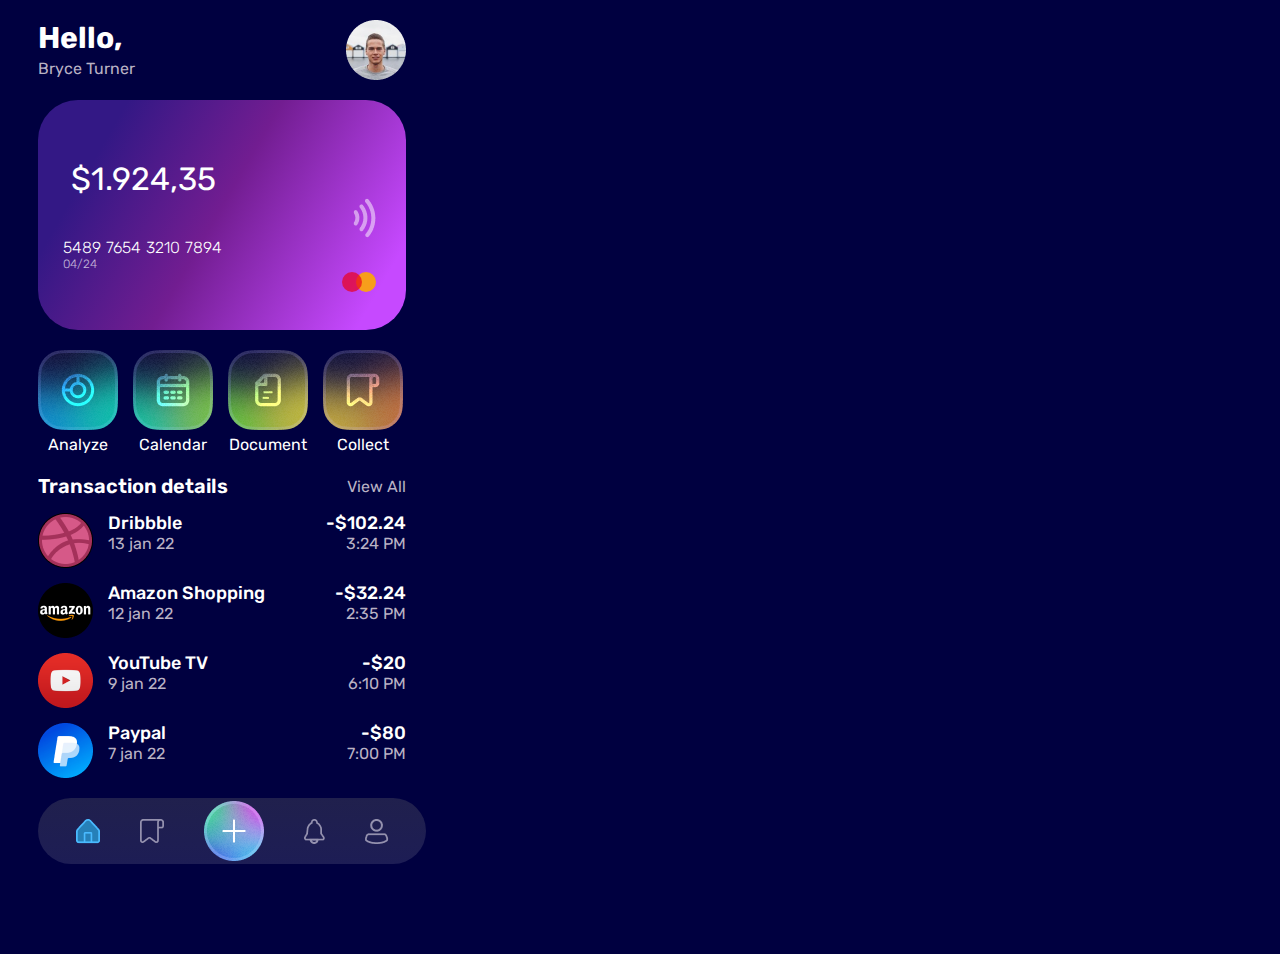
<file: mobileAppUI/index.html>
<!DOCTYPE html>
<html lang="en">
<head>
    <meta charset="UTF-8">
    <meta http-equiv="X-UA-Compatible" content="IE=edge">
    <meta name="viewport" content="width=device-width, initial-scale=1.0">
    <title>MobileApp</title>
    <link rel="stylesheet" href="assets/css/style.css">
</head>
<body>
    <header>
        <div class="hi-user">
            <h1>Hello,</h1>
            <p>Bryce Turner</p>
        </div>
        <img src="assets/img/Avatar.png" alt="Avatar">
    </header>
    <a href="cardSelection.html">
        <div class="selected-card">
            <div class="amount-of-money">
                $1.924,35
            </div>
            <img src="assets/img/wifiLogo.png" alt="wifiLogo" class="wifi-logo">
            <div class="dateAndDigits">
                <div class="twelwe-digits-number">
                    <div class="digit-group">5489</div>
                    <div class="digit-group">7654</div>
                    <div class="digit-group">3210</div>
                    <div class="digit-group">7894</div>
                </div>
                <div class="dateExpiration">04/24</div>
            </div>
            <div class="mastercard">
                <div class="redCircle"></div>
                <div class="yellowCircle"></div>
            </div>
        </div>
    </a>
    <div class="menu">
        <a href="analyze.html">
            <figure>
                <img src="assets/img/Analyze.png" alt="Analyze">
                <figcaption>Analyze</figcaption> 
            </figure>
        </a>
        <a href="#">
            <figure>
                <img src="assets/img/Calendar.png" alt="Calendar">
                <figcaption>Calendar</figcaption> 
            </figure>
        </a>
        <a href="#">
            <figure>
                <img src="assets/img/Document.png" alt="Document">
                <figcaption>Document</figcaption> 
            </figure>
        </a>
        <a href="#">
            <figure>
                <img src="assets/img/Collect.png" alt="Collect">
                <figcaption>Collect</figcaption> 
            </figure>
        </a>
    </div>
    <section id="transactions">
        <div id="transactionHeader">
            <h2>Transaction details</h2>
            <a href="#">View All</a>
        </div>
        <div class="transactions-list">
            <div class="transaction">
                <img src="assets/img/dribbble.png" alt="dribbble">
                <div class="nameAndDate">
                    <a href="#">Dribbble</a>
                    <p>13 jan 22</p>
                </div>
                <div class="priceAndHour">
                    <a href="#">-$102.24</a>
                    <p>3:24 PM</p>
                </div>
            </div>
            <div class="transaction">
                <img src="assets/img/amazon.png" alt="amazon">
                <div class="nameAndDate">
                    <a href="#">Amazon Shopping</a>
                    <p>12 jan 22</p>
                </div>
                <div class="priceAndHour">
                    <a href="#">-$32.24</a>
                    <p>2:35 PM</p>
                </div>
            </div>
            <div class="transaction">
                <img src="assets/img/youTubeTv.png" alt="YouTube">
                <div class="nameAndDate">
                    <a href="#">YouTube TV</a>
                    <p>9 jan 22</p>
                </div>
                <div class="priceAndHour">
                    <a href="#">-$20</a>
                    <p>6:10 PM</p>
                </div>
            </div>
            <div class="transaction">
                <img src="assets/img/payPal.png" alt="payPal">
                <div class="nameAndDate">
                    <a href="#">Paypal</a>
                    <p>7 jan 22</p>
                </div>
                <div class="priceAndHour">
                    <a href="#">-$80</a>
                    <p>7:00 PM</p>
                </div>
            </div>
        </div>
    </section>
    <div id="nav-section">
        <div class="nav-content">
            <img src="assets/img/homeIcon.png" alt="home" class="navSelection">
            <img src="assets/img/collectIcon.png" alt="collect" class="navSelection">
            <img src="assets/img/addIcon.png" alt="add" class="navSelection">
            <img src="assets/img/notificationIcon.png" alt="notification" class="navSelection">
            <img src="assets/img/profileIcon.png" alt="profile" class="navSelection">
        </div>
    </div>    
</body>
</html>
</file>
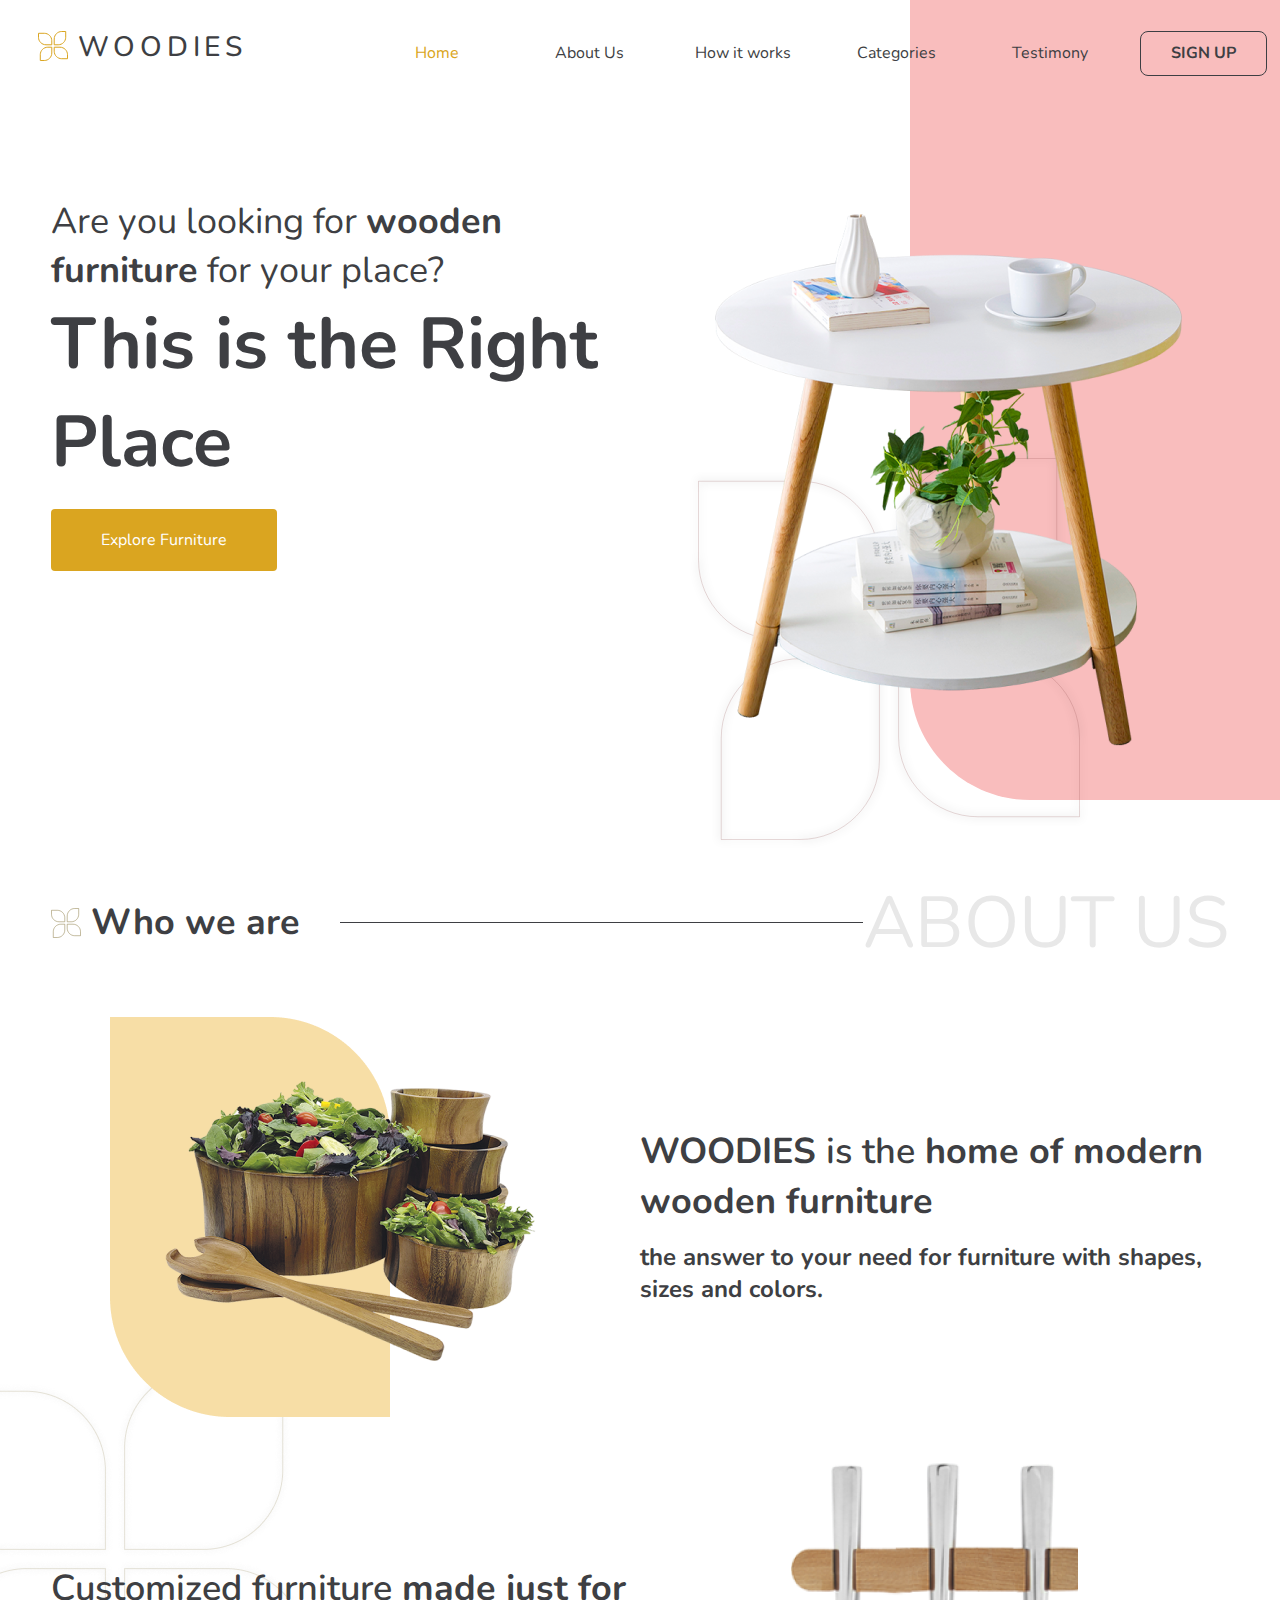
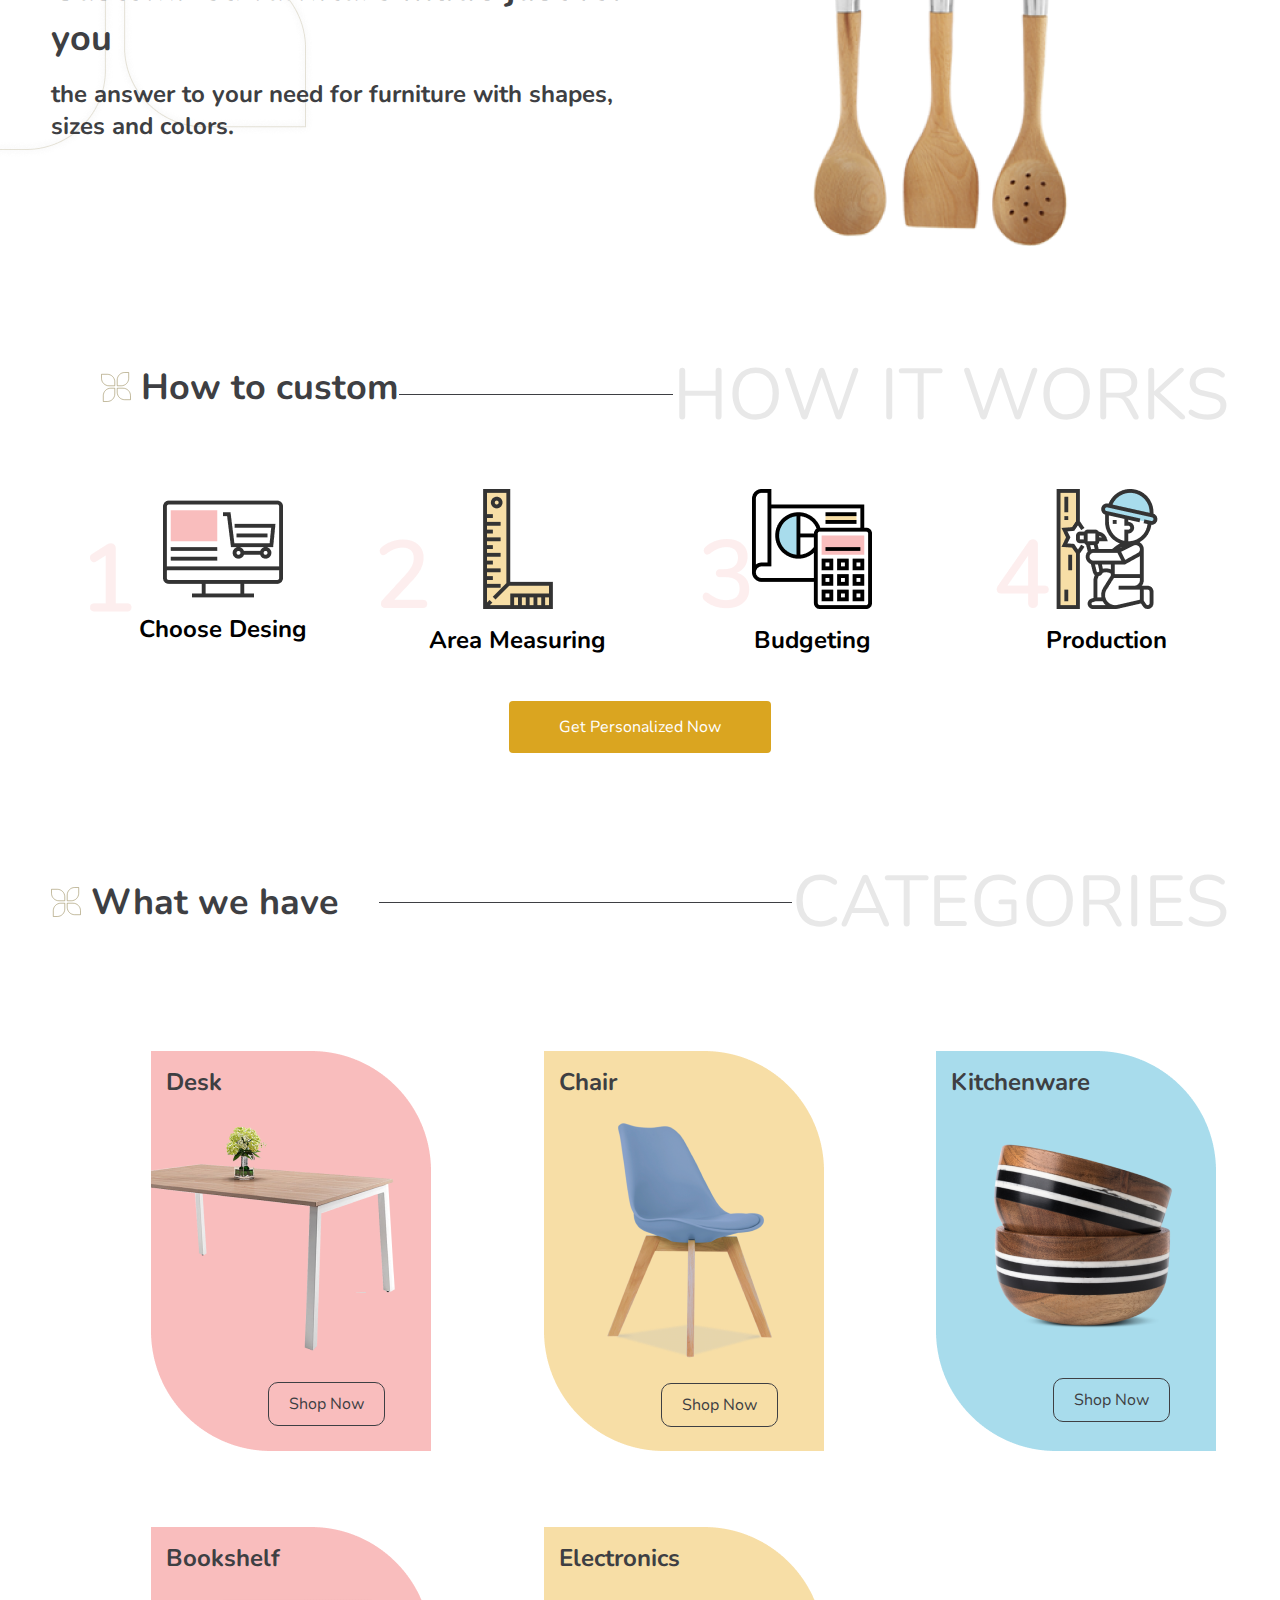
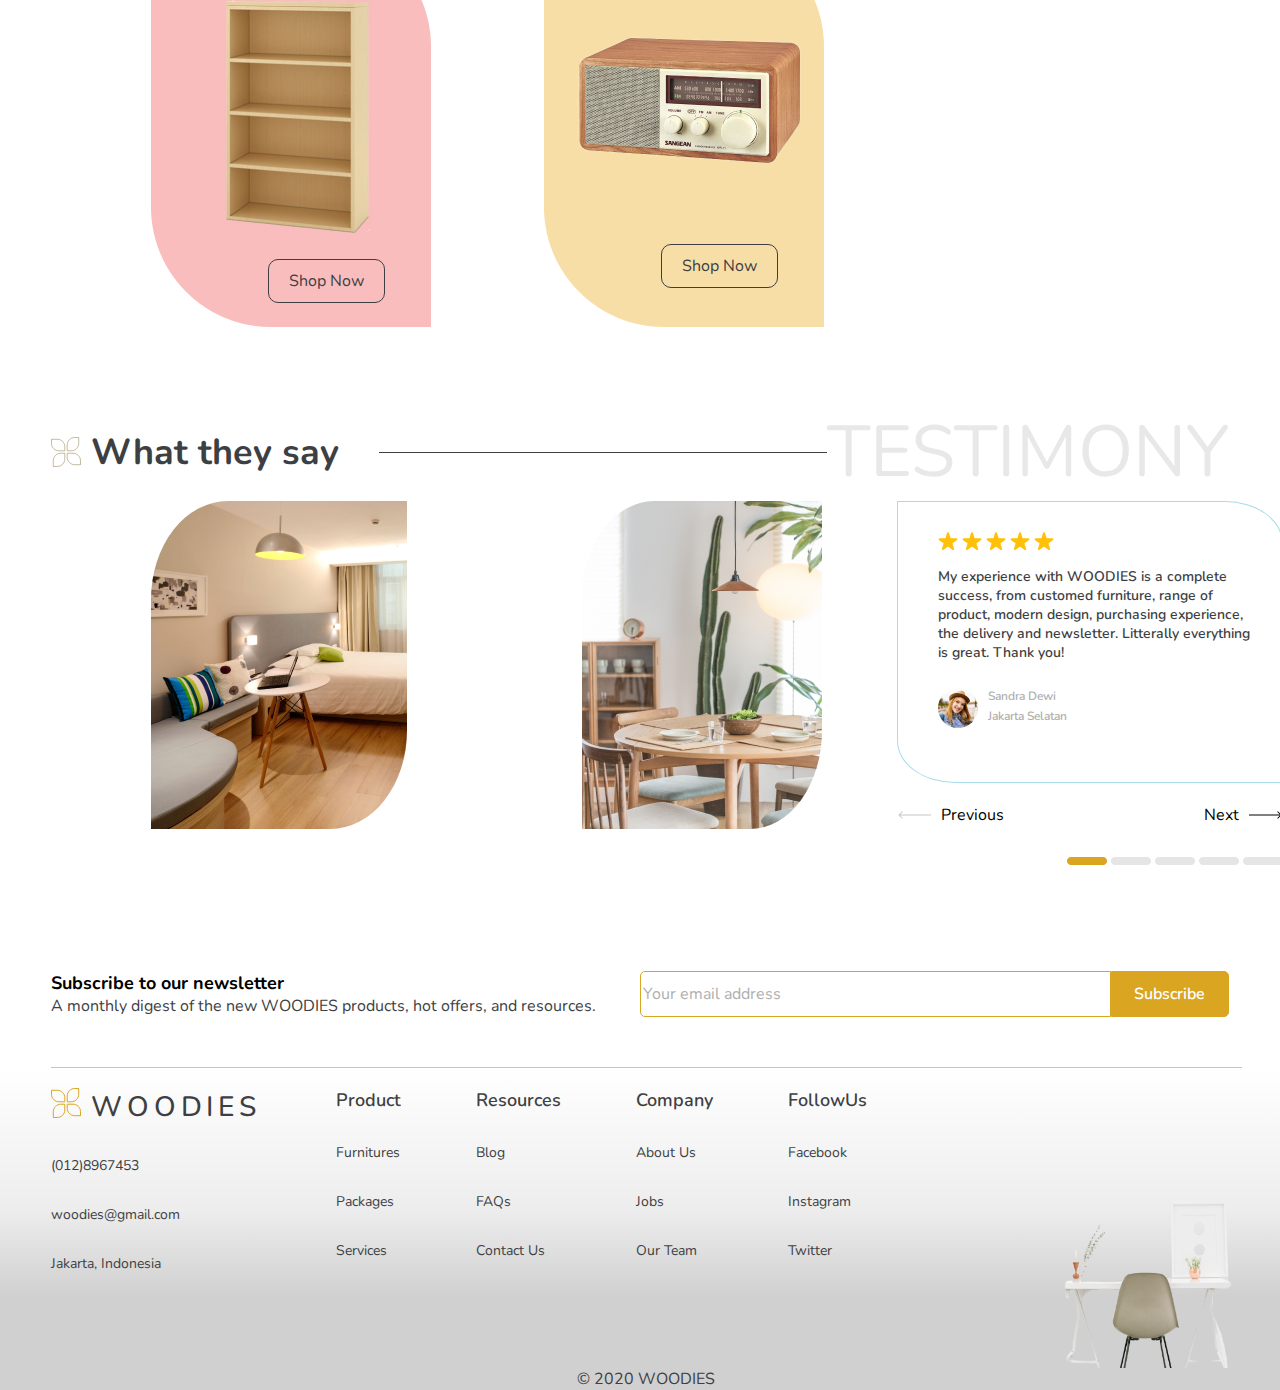
<file: woodies/index.html>
<!DOCTYPE html>
<html lang="en">
<head>
    <meta charset="UTF-8">
    <meta http-equiv="X-UA-Compatible" content="IE=edge">
    <meta name="viewport" content="width=device-width, initial-scale=1.0">
    <title>WOODIES</title>
    <link rel="stylesheet" href="assets/css/style.css">
</head>
<body>
    <header>
        <figure>
            <img src="assets/img/logo.svg" alt="logo">
            <figcaption>WOODIES</figcaption>
        </figure>
        <ul>
            <li><a href="#" class="active">Home</a></li>
            <li><a href="#">About Us</a></li>
            <li><a href="#">How it works</a></li>
            <li><a href="#">Categories</a></li>
            <li><a href="#">Testimony</a></li>
            <a href="#" class="signUp">SIGN UP</a>
        </ul>
    </header>
    <img src="assets/img/backgroundImageMainPage.svg" alt="backgroundImageMainPage" id="backgroundIMage1">
    <img src="assets/img/bigLogo.svg" alt="backgroundImageMainPage" id="backgroundIMage2" id="backgroundIMage2">
    <section id="landingFrame">
        <div>
            <p>Are you looking for <strong>wooden furniture</strong> for your place?</p>
            <h1>This is the Right Place</h1>
            <a href="#">Explore Furniture</a>
        </div>
        <img src="assets/img/table.png" alt="tableIMage" width="568px" height="577px">
    </section>
    <section id="about">
        <div class="startSection">
            <figure>
                <img src="assets/img/sectionLogo.svg" alt="logo">
                <figcaption>Who we are</figcaption>
            </figure>
            <div class="line"></div>
            <div class="startSectionTxt">ABOUT US</div>
        </div>
        <div class="infFieldImg">
            <img src="assets/img/salad.png" alt="salad" class="salad">
            <img src="assets/img/saladBackground.png" alt="saladBackground" class="saladBackground">
        </div>
        <div class="infFieldTxt">
            <h2><span>WOODIES</span> is the <span>home of modern wooden furniture</span></h2>
            <p>the answer to your need for furniture with shapes, sizes and colors. </p>
        </div>
        <div class="infFieldTxt">
            <h2>Customized furniture <span>made just for you</span></h2>
            <p>the answer to your need for furniture with shapes, sizes and colors. </p>
        </div>
        <img src="assets/img/woodInstruments.png" alt="woodInstruments" class="woodInstruments">
        <img src="assets/img/backgroundLogoSection2.png" alt="logoBackground" id="logoBackground">
    </section>
    <section id="howItWorks">

        <div class="startSection2">
            <figure>
                <img src="assets/img/sectionLogo.svg" alt="logo">
                <figcaption>How to custom</figcaption>
            </figure>
            <div class="line"></div>
            <div class="startSectionTxt">HOW IT WORKS</div>
        </div>
       
        <figure>
            <img src="assets/img/chooseDesign.png" alt="design">
            <img src="assets/img/one.png" alt="number 1" class="numberImg">
            <figcaption class="textUnderImgSectionHowItWorks">Choose Desing</figcaption>
        </figure>

        <figure>
            <img src="assets/img/areaMeasuring.png" alt="area Measure">
            <img src="assets/img/two.png" alt="number 2" class="numberImg">
            <figcaption class="textUnderImgSectionHowItWorks">Area Measuring</figcaption>
        </figure>

        <figure>
            <img src="assets/img/budgeting.png" alt="budgeting">
            <img src="assets/img/three.png" alt="number 3" class="numberImg">
            <figcaption class="textUnderImgSectionHowItWorks">Budgeting</figcaption>
        </figure>

        <figure>
            <img src="assets/img/carpenter.png" alt="production">
            <img src="assets/img/four.png" alt="number 4" class="numberImg">
            <figcaption class="textUnderImgSectionHowItWorks">Production</figcaption>
        </figure>
       
        <a href="#" id="buttonGetPersonalizd">Get Personalized Now</a>
    </section>
    <section id="categories">

        <div class="startSection3">
            <figure>
                <img src="assets/img/sectionLogo.svg" alt="logo">
                <figcaption>What we have</figcaption>
            </figure>
            <div class="line"></div>
            <div class="startSectionTxt">CATEGORIES</div>
        </div>

        <div class="product">
            <h2 class="productName">Desk</h2>
            <img src="assets/img/desk.png" alt="Desk">
            <a href="#">Shop Now</a>
            <img src="assets/img/redBackground.png" alt="backgroundPicture" class="productBackground">
        </div>

        <div class="product">
            <h2 class="productName">Chair</h2>
            <img src="assets/img/chair.png" alt="Chair" class="productImage">
            <a href="#">Shop Now</a>
            <img src="assets/img/yellowBackground.png" alt="backgroundPicture" class="productBackground">
        </div>

        <div class="product">
            <h2 class="productName">Kitchenware</h2>
            <img src="assets/img/kitchenware.png" alt="KitchenWare" class="productImage">
            <a href="#">Shop Now</a>
            <img src="assets/img/blueBackground.png" alt="backgroundPicture" class="productBackground">

        </div>
        
        <div class="product">
            <h2 class="productName">Bookshelf</h2>
            <img src="assets/img/bookshelf.png" alt="BookShelf" class="productImage">
            <a href="#">Shop Now</a>
            <img src="assets/img/redBackground.png" alt="backgroundPicture" class="productBackground">
        </div>

        <div class="product">
            <h2 class="productName">Electronics</h2>
            <img src="assets/img/radio.png" alt="Electronics" class="productImage">
            <a href="#">Shop Now</a>
            <img src="assets/img/yellowBackground.png" alt="backgroundPicture" class="productBackground">
        </div>

    </section>

    <section id="testimony">

        <div class="startSection4">
            <figure>
                <img src="assets/img/sectionLogo.svg" alt="logo">
                <figcaption>What they say</figcaption>
            </figure>
            <div class="line"></div>
            <div class="startSectionTxt">TESTIMONY</div>
        </div>

        <div class="content">
            
            <img src="assets/img/testimonyImg1.png" alt="img" class="testimonyImg">
            <img src="assets/img/testimonyImg2.png" alt="img" class="testimonyImg">
            <div class="review">
                <div class="rating">
                    <img src="assets/img/star.png" alt="star">
                    <img src="assets/img/star.png" alt="star">
                    <img src="assets/img/star.png" alt="star">
                    <img src="assets/img/star.png" alt="star">
                    <img src="assets/img/star.png" alt="star">
                </div>
                <p>My experience with WOODIES is a complete success, from customed furniture, range of product, modern design, purchasing experience, the delivery and newsletter. Litterally everything is great. Thank you!</p>
                <figure class="userComment">
                    <img src="assets/img/reviewAvatar.png" alt="reviewAvatar">
                    <figcaption>Sandra Dewi</figcaption>
                    <figcaption>Jakarta Selatan</figcaption>
                </figure>

                <div class="selection">
                    <div class="left">
                        <figure>
                            <img src="assets/img/arrowLeft.png" alt="arrowLeft">
                            <figcaption>Previous</figcaption>
                        </figure>
                    </div>

                    <div class="right">
                        <figure>
                            <figcaption>Next</figcaption>
                            <img src="assets/img/arrowRight.png" alt="arrowRight">
                        </figure>
                    </div>
                </div>
            </div>
            <div class="slides">
                <img src="assets/img/activeSlide.png" alt="slide">
                <img src="assets/img/slide.png" alt="slide">
                <img src="assets/img/slide.png" alt="slide">
                <img src="assets/img/slide.png" alt="slide">
                <img src="assets/img/slide.png" alt="slide">
            </div>
        </div>
    </section>
    <section id="subscribe">
        <div class="convincingArea">
            <h2>Subscribe to our newsletter</h2>
            <p>A monthly digest of the new WOODIES products, hot offers, and resources.</p>            
        </div>
        <div class="submitArea">
            <input name="email" type="text" placeholder="Your email address">
            <button type="submit">Subscribe</button>
        </div>
    </section>
    <footer>
        <div class="footerContent">

            <div class="line"></div>
            <div class="columnFooter">
                <figure>
                    <img src="assets/img/logo.svg" alt="logo">
                    <figcaption>WOODIES</figcaption>
                </figure>
                <a href="#">(012)8967453</a>
                <a href="#">woodies@gmail.com</a>
                <a href="#">Jakarta, Indonesia</a>
            </div>
            <div class="columnFooter">
                <h2>Product</h2>
                <a href="#">Furnitures</a>
                <a href="#">Packages</a>
                <a href="#">Services</a>
            </div>
            <div class="columnFooter">
                <h2>Resources</h2>
                <a href="#">Blog</a>
                <a href="#">FAQs</a>
                <a href="#">Contact Us</a>
            </div>
            <div class="columnFooter">
                <h2>Company</h2>
                <a href="#">About Us</a>
                <a href="#">Jobs</a>
                <a href="#">Our Team</a>
            </div>
            <div class="columnFooter">
                <h2>FollowUs</h2>
                <a href="#">Facebook</a>
                <a href="#">Instagram</a>
                <a href="#">Twitter</a>
            </div>
            <img src="assets/img/footerImg.png" alt="img" id="imgFooter">
            <p id="copyRight">© 2020 WOODIES</p>
        </div>
    </footer>
</body>
</html>
</file>
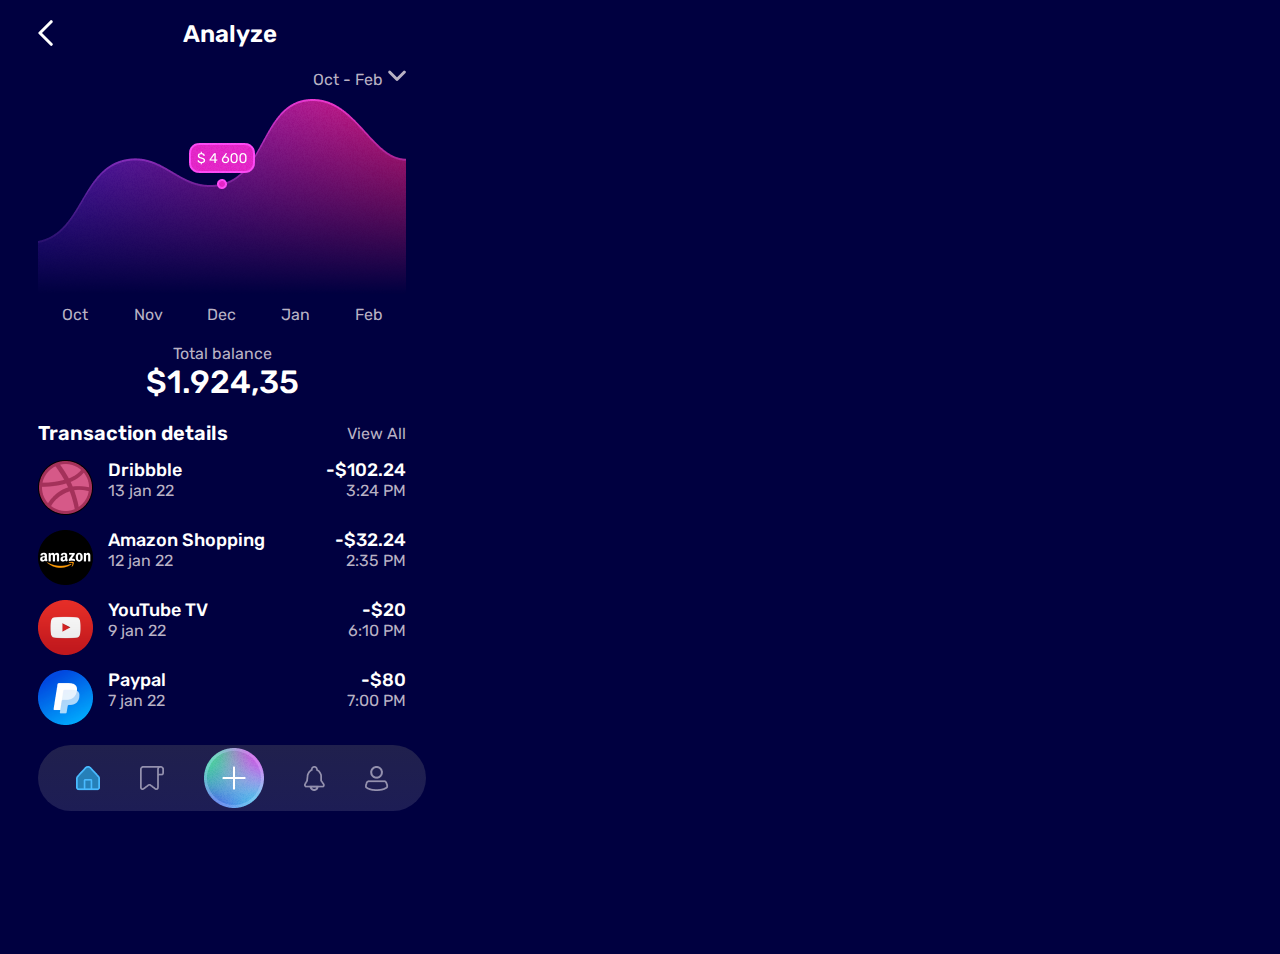
<file: mobileAppUI/analyze.html>
<!DOCTYPE html>
<html lang="en">
<head>
    <meta charset="UTF-8">
    <meta http-equiv="X-UA-Compatible" content="IE=edge">
    <meta name="viewport" content="width=device-width, initial-scale=1.0">
    <title>MobileApp</title>
    <link rel="stylesheet" href="assets/css/style.css">
</head>
<body>
    <div class="analyzeHeadear">
        <a href="index.html">
            <img src="assets/img/arrowLeft.png" alt="arrpwLeft">
        </a>
        <h1>Analyze</h1>
    </div>
    <div class="graph-section">
        <figure>
            <figcaption>Oct - Feb</figcaption>
            <img src="assets/img/arrowDown.png" alt="arrowDown">
        </figure>
        <img src="assets/img/graph.png" alt="graph">
        <div class="months">
            <p>Oct</p>
            <p>Nov</p>
            <p>Dec</p>
            <p>Jan</p>
            <p>Feb</p>
        </div>
    </div>
    <div class="totalBalance">
        <p>Total balance</p>
        <h2>$1.924,35</h2>    
    </div>
    <section id="transactions">
        <div id="transactionHeader">
            <h2>Transaction details</h2>
            <a href="#">View All</a>
        </div>
        <div class="transactions-list">
            <div class="transaction">
                <img src="assets/img/dribbble.png" alt="dribbble">
                <div class="nameAndDate">
                    <a href="#">Dribbble</a>
                    <p>13 jan 22</p>
                </div>
                <div class="priceAndHour">
                    <a href="#">-$102.24</a>
                    <p>3:24 PM</p>
                </div>
            </div>
            <div class="transaction">
                <img src="assets/img/amazon.png" alt="amazon">
                <div class="nameAndDate">
                    <a href="#">Amazon Shopping</a>
                    <p>12 jan 22</p>
                </div>
                <div class="priceAndHour">
                    <a href="#">-$32.24</a>
                    <p>2:35 PM</p>
                </div>
            </div>
            <div class="transaction">
                <img src="assets/img/youTubeTv.png" alt="YouTube">
                <div class="nameAndDate">
                    <a href="#">YouTube TV</a>
                    <p>9 jan 22</p>
                </div>
                <div class="priceAndHour">
                    <a href="#">-$20</a>
                    <p>6:10 PM</p>
                </div>
            </div>
            <div class="transaction">
                <img src="assets/img/payPal.png" alt="payPal">
                <div class="nameAndDate">
                    <a href="#">Paypal</a>
                    <p>7 jan 22</p>
                </div>
                <div class="priceAndHour">
                    <a href="#">-$80</a>
                    <p>7:00 PM</p>
                </div>
            </div>
        </div>
    </section>
    <div id="nav-section">
        <div class="nav-content">
            <img src="assets/img/homeIcon.png" alt="home" class="navSelection">
            <img src="assets/img/collectIcon.png" alt="collect" class="navSelection">
            <img src="assets/img/addIcon.png" alt="add" class="navSelection">
            <img src="assets/img/notificationIcon.png" alt="notification" class="navSelection">
            <img src="assets/img/profileIcon.png" alt="profile" class="navSelection">
        </div>
    </div>    
</body>
</html>
</file>
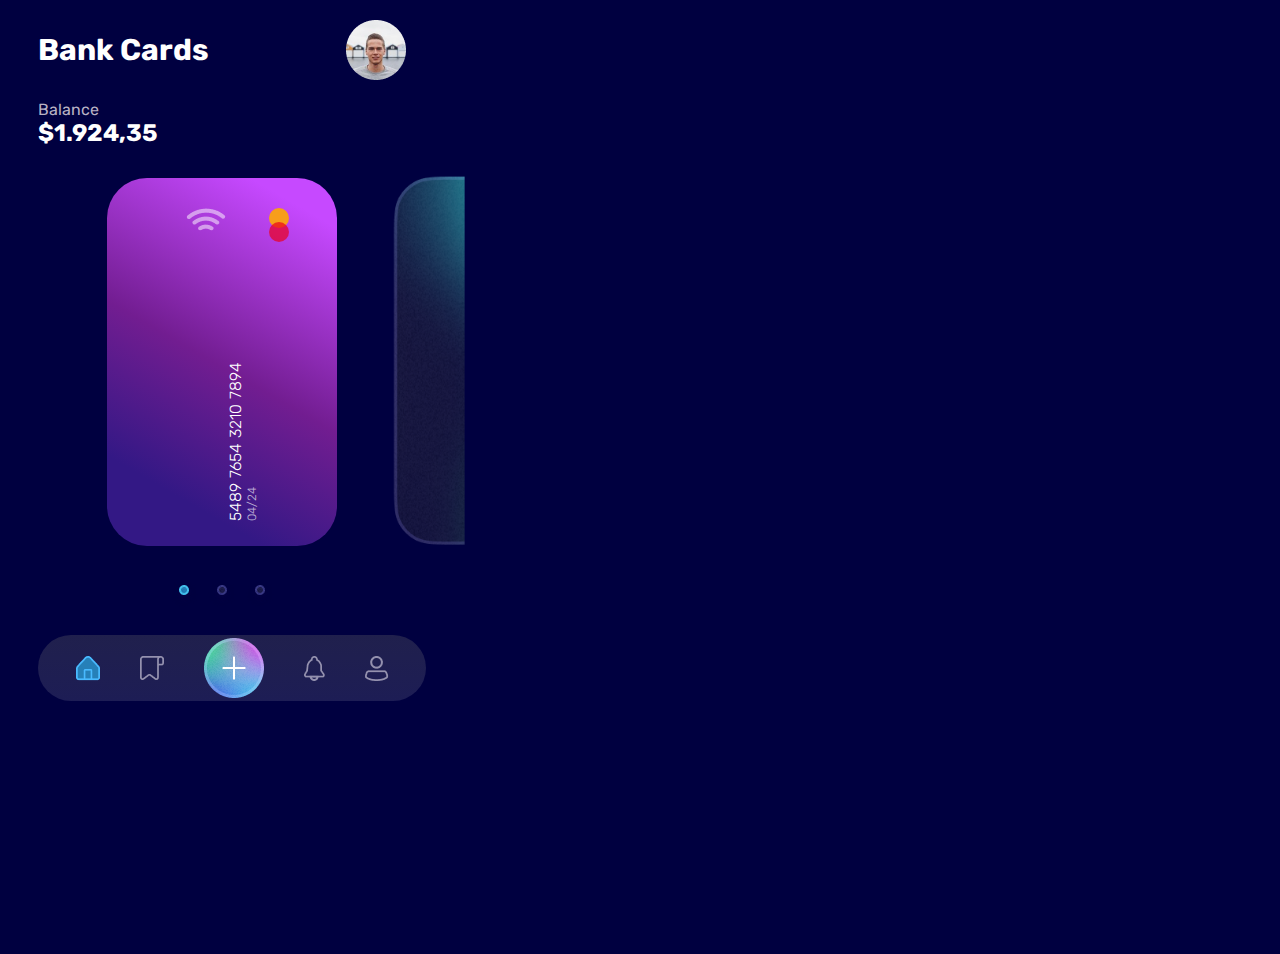
<file: mobileAppUI/cardSelection.html>
<!DOCTYPE html>
<html lang="en">
<head>
    <meta charset="UTF-8">
    <meta http-equiv="X-UA-Compatible" content="IE=edge">
    <meta name="viewport" content="width=device-width, initial-scale=1.0">
    <title>MobileApp</title>
    <link rel="stylesheet" href="assets/css/style.css">
</head>
<body>
    <header>
        <h1 id="bankCards">Bank Cards</h1>
        <img src="assets/img/Avatar.png" alt="Avatar">
    </header>
    <div class="balanceSection">
        <p class="balance">Balance</p>
        <h2>$1.924,35</h2>  
    </div>
        <div class="selected-card2">
            <img src="assets/img/wifiLogo.png" alt="wifiLogo" class="wifi-logo">
            <div class="dateAndDigits">
                <div class="twelwe-digits-number">
                    <div class="digit-group">5489</div>
                    <div class="digit-group">7654</div>
                    <div class="digit-group">3210</div>
                    <div class="digit-group">7894</div>
                </div>
                <div class="dateExpiration">04/24</div>
            </div>
            <div class="mastercard">
                <div class="redCircle"></div>
                <div class="yellowCircle"></div>
            </div>
            <img src="assets/img/Card.png" alt="card" id="card2">
        </div>
    <div class="select-card-area">
        <img src="assets/img/activePointer.png" alt="pointer">
        <img src="assets/img/pointer.png" alt="pointer">
        <img src="assets/img/pointer.png" alt="pointer">
    </div>
    
    <div id="nav-section">
        <div class="nav-content">
            <img src="assets/img/homeIcon.png" alt="home" class="navSelection">
            <img src="assets/img/collectIcon.png" alt="collect" class="navSelection">
            <img src="assets/img/addIcon.png" alt="add" class="navSelection">
            <img src="assets/img/notificationIcon.png" alt="notification" class="navSelection">
            <img src="assets/img/profileIcon.png" alt="profile" class="navSelection">
        </div>
    </div>    
</body>
</html>
</file>
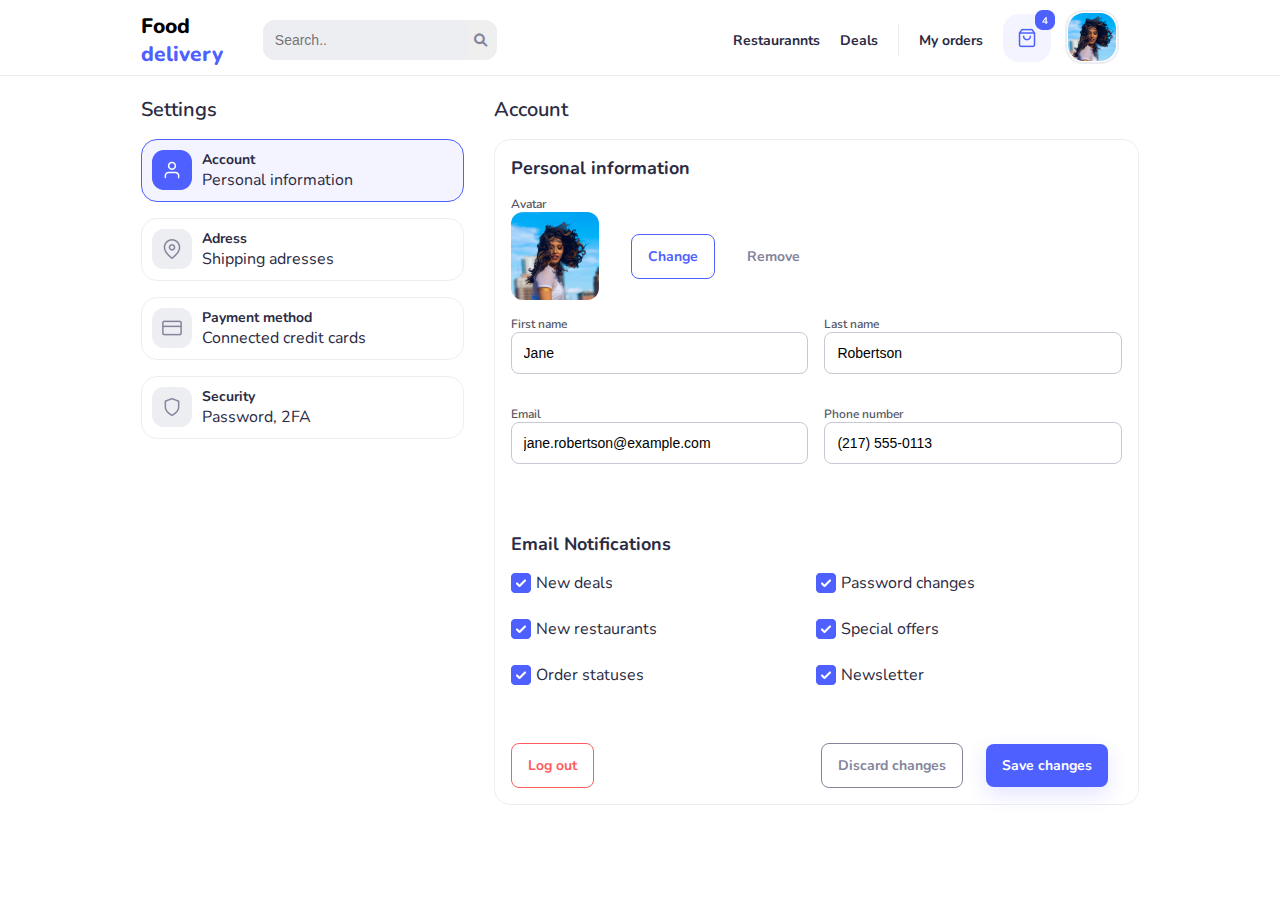
<file: responsiveWebsite/accountSettings.html>
<!DOCTYPE html>
<html lang="en">
<head>
    <meta charset="UTF-8">
    <meta http-equiv="X-UA-Compatible" content="IE=edge">
    <meta name="viewport" content="width=device-width, initial-scale=1.0">
    <title>Account settings - Food Delivery</title>
    <link rel="stylesheet" href="assets/css/style.css">
    <link rel="stylesheet" href="https://cdnjs.cloudflare.com/ajax/libs/font-awesome/6.0.0/css/all.min.css" integrity="sha512-9usAa10IRO0HhonpyAIVpjrylPvoDwiPUiKdWk5t3PyolY1cOd4DSE0Ga+ri4AuTroPR5aQvXU9xC6qOPnzFeg==" crossorigin="anonymous" referrerpolicy="no-referrer" />
</head>
<body>
    <div class="account-settings-page">
        <div class="header">
            <div class="left-column">
                <div id="brand">
                    <p class="food">Food</p>
                    <p class="delivery">delivery</p>
                </div>
                <div class="search-container">
                    <input type="text" placeholder="Search.." name="search" class="search-input">
                    <button type="submit" class="search-button"><i class="fa-solid fa-magnifying-glass"></i></button>
                </div>
            </div>
            <div class="right-column">
                <div class="nav-links">
                    <a href="#" class="link">Restaurannts</a>
                    <a href="#" class="link">Deals</a>
                    <div class="line link"></div>
                    <a href="login.html" class="link">My orders</a>
                </div>
                <div class="nav-account-and-bag">
                    <img src="assets/img/accountBag.png" alt="bag">
                    <a href="accountSettings.html"><img src="assets/img/accountPhoto.png" alt="account"></a>
                    <div class="line"></div>
                    <div class="menuBtn"><i class="fa-solid fa-bars"></i></div>
                </div>
            </div>
        </div>
        <div class="end-line"></div>
        <div class="page-content-grid">
            <div class="settings-section">
                <p class="Settings">Settings</p>
                <div class="setting-box active">
                    <figure class="setting">
                        <img src="assets/img/accountSetting.png" alt="account" class="setting-img">
                        <figcaption class="setting-name">Account</figcaption>
                        <figcaption class="setting-descritption">Personal information</figcaption>
                    </figure>
                </div>
                <div class="setting-box">
                    <figure class="setting">
                        <img src="assets/img/addressSetting.png" alt="adresses" class="setting-img">
                        <figcaption class="setting-name">Adress</figcaption>
                        <figcaption class="setting-descritption">Shipping adresses</figcaption>
                    </figure>
                </div>
                <div class="setting-box">
                    <figure class="setting">
                        <img src="assets/img/paymentsSetting.png" alt="paymentsSetting" class="setting-img">
                        <figcaption class="setting-name">Payment method</figcaption>
                        <figcaption class="setting-descritption">Connected credit cards</figcaption>
                    </figure>
                </div>
                <div class="setting-box">
                    <figure class="setting">
                        <img src="assets/img/securitySetting.png" alt="securitySetting" class="setting-img">
                        <figcaption class="setting-name">Security</figcaption>
                        <figcaption class="setting-descritption">Password, 2FA</figcaption>
                    </figure>
                </div>
            </div>
            <div class="account-section">
                <p class="Account">Account</p>
                <div class="account-section-content">
                    <p class="personal-information">Personal information</p>
                    <div class="change-avatar">
                        <p class="avatar">Avatar</p>
                        <div class="change-or-remove">
                            <img src="assets/img/avatarImg.png" alt="avatar" style="border-radius: 12px;">
                            <a href="#" class="change">Change</a>
                            <a href="#" class="remove">Remove</a>
                        </div>
                    </div>
                    <form action="" class="information-input">
                        <div class="input">
                            <label for="first-name" class="label">First name</label>
                            <input type="text" name="first-name" placeholder="Fisrst name" value="Jane" class="input">
                        </div>
                        <div class="input">
                            <label for="last-name" class="label">Last name</label>
                            <input type="text" name="last-name" placeholder="Last name" value="Robertson" class="input">
                        </div>
                        <div class="input">
                            <label for="email" class="label">Email</label>
                            <input type="text" name="email" placeholder="Email" value="jane.robertson@example.com" class="input">
                        </div>
                        <div class="input">
                            <label for="phone" class="label">Phone number</label>
                            <input type="text" name="phone" placeholder="Phone" value="(217) 555-0113" class="input">
                        </div>
                    </form>
                    <div class="notification-settings">
                        <p class="email-notification">Email Notifications</p>
                        <form action="" class="toggle-functions">
                            <div class="checkBox">
                                <!-- <input type="checkbox" name="new-deals"> -->
                                <img src="assets/img/checkedCheckBox.png" alt="checkbox">
                                <label for="new-deals">New deals</label>
                            </div>
                            <div class="checkBox">
                                <!-- <input type="checkbox" name="chgPassword"> -->
                                <img src="assets/img/checkedCheckBox.png" alt="checkbox">
                                <label for="chgPassword">Password changes</label>
                            </div>
                            <div class="checkBox">
                                <!-- <input type="checkbox" name="new-deals"> -->
                                <img src="assets/img/checkedCheckBox.png" alt="checkbox">
                                <label for="new-deals">New restaurants</label>
                            </div>
                            <div class="checkBox">
                                <!-- <input type="checkbox" name="new-deals"> -->
                                <img src="assets/img/checkedCheckBox.png" alt="checkbox">
                                <label for="new-deals">Special offers</label>
                            </div>
                            <div class="checkBox">
                                <!-- <input type="checkbox" name="new-deals"> -->
                                <img src="assets/img/checkedCheckBox.png" alt="checkbox">
                                <label for="new-deals">Order statuses</label>
                            </div>
                            <div class="checkBox">
                                <!-- <input type="checkbox" name="new-deals"> -->
                                <img src="assets/img/checkedCheckBox.png" alt="checkbox">
                                <label for="new-deals">Newsletter</label>
                            </div>
                        </form>
                    </div>
                    <div class="line"></div>
                    <form action="" class="submit-changes">
                        <a href="#" class="log-out">Log out</a>
                        <div class="save-and-discard">
                            <a href="#" class="discard">Discard changes</a>
                            <a href="#" class="save">Save changes</a>
                        </div>
                    </form>
                </div>
            </div>
        </div>
    </div>
</body>
</html>
</file>
<file: mobileAppUI/assets/css/style.css>
@import url('https://fonts.googleapis.com/css2?family=Rubik:wght@300;400;500;600&display=swap');
h1, h2, p{
    margin: 0;
}

a{
    text-decoration: none;
    color: white;
}

body{
    background: #000040;
    width: 428px;
    height: 926px;
    color: #fff;
    margin-top: 20px;
    font-family: 'Rubik';
}

header{
    display: grid;
    grid-template-columns: 1fr 1fr;
    margin-left: 30px;
    margin-right: 30px;
}

.hi-user{
    display: grid;
    grid-template-rows: auto auto;
}

header h1{
    font-weight: 700;
    font-size: 30px;
    line-height: 36px;
}

header p{
    font-weight: 400;
    font-size: 16px;
    line-height: 19px;
    color: #B9B2C4;
}

header img {
    justify-self: end;
}

.selected-card{
    background: rgb(198,73,255);
    background: linear-gradient(300deg, rgba(198,73,255,1) 10%, rgba(114,29,145,1) 51%, rgba(51,24,133,1) 82%);
    border-radius: 40px;
    display: grid;
    grid-template-columns: 1fr 1fr;
    grid-template-rows: auto fit-content(50%) auto;
    width: 368px;
    height: 230px; 
    /*top, right, down, left*/
    margin: 20px 30px 0 30px;
}

.amount-of-money {
    width: 151px;
    height: 38px;
    place-self: end;
    font-size: 32px;
    line-height: 38px;
}

.wifi-logo {
    grid-column-start: 2;
    grid-row-start: 2;
    justify-self: end;
    margin-right: 30px;
}

.twelwe-digits-number{
    display: grid;
    grid-template-columns:repeat(4, fit-content(50%));
    column-gap: 5px;
    font-weight: 300;
    font-size: 16px;
    line-height: 19px;
}

.dateExpiration{
    color: rgba(255, 255, 255, 0.7);
    font-weight: 300;
    font-size: 12px;
    line-height: 14px;
}

.dateAndDigits{
    grid-row-start: 3;
    justify-self: end;
}

.mastercard{
    grid-row-start: 3;
    grid-column-start: 2;
    justify-self: end;
    margin-right: 30px;
    align-self: center;
}

.yellowCircle{
    display: inline-block;
    border-radius: 50%;
    height: 20px;
    width: 20px;
    background-color: #F79E1B;
}

.redCircle{
    display: inline-block;
    border-radius: 50%;
    height: 20px;
    width: 20px;
    background-color: #EB001BB3;
    transform: translateX(10px);
}

.menu{
    margin: 20px 30px 0 30px;
    display: grid;
    grid-template-columns: repeat(4, fit-content(50%));
    column-gap: 15px;
}

figure{
    margin: 0;
}

.menu figure {
    display: grid;
    grid-template-rows: auto auto;
    row-gap: 5px;
}

.menu figure img{
    justify-self: center;
}

.menu figure figcaption{
    justify-self: center;
}

.menu a:hover figure img {
    filter: invert(100%);
}

#transactions{
    margin: 20px 30px 0 30px;
}

#transactionHeader{
    display: grid;
    grid-template-columns: 3fr 1fr;
    margin-bottom: 15px;
}

#transactionHeader h2 {
    font-weight: 600;
    font-size: 20px;
    line-height: 24px;
}

#transactionHeader a{
    color: #B9B2C4;
    font-weight: 400;
    font-size: 16px;
    line-height: 19px;  
    align-self: center;
    justify-self: end;
}

.transactions-list{
    display: grid;
    grid-template-rows: repeat(4, auto);
    row-gap: 15px;
}

.transaction {
    display: grid;
    grid-template-columns: fit-content(50%) 1fr fit-content(50%);
}   

.transaction .nameAndDate {
    margin-left: 15px;
}

.transaction a{
    font-weight: 500;
    font-size: 18px;
    line-height: 21px;
}

.transaction p{
    font-weight: 400;
    font-size: 16px;
    line-height: 19px;
    color: #B9B2C4;
}

.priceAndHour{
    text-align: right;
}

#nav-section{
    width: 388px;
    height: 66px;
    background: linear-gradient(180deg, #20204D 0%, #1D1D55 100%);
    border-radius: 40px;
    margin: 20px 40px 0 30px;
    display: grid;
    place-items: center;
}

.nav-content{
    display: grid;
    grid-template-columns: repeat(5, fit-content(50%));
    column-gap: 40px;
}

.navSelection{
    align-self: center;
}

.navSelection:hover{
    filter: invert(100%);
}

/*Analyze page*/

.analyzeHeadear{
    margin: 20px 30px 0 30px;
    display: grid;
    grid-template-columns: fit-content(50%) 1fr;
}

.analyzeHeadear h1{
    font-weight: 600;
    font-size: 24px;
    line-height: 28px;
    justify-self: center;
}

.graph-section{
    margin: 20px 30px 0 30px;
    display: grid;
    grid-template-rows: repeat(3, auto);
    row-gap: 10px;
}

.graph-section figure{
    margin: 0;
    display: grid;
    grid-template-columns: auto auto;
    justify-self: end;
    column-gap: 5px;
}

.graph-section figure figcaption{
    font-weight: 400;
    font-size: 16px;
    line-height: 19px;
    text-align: center;
    color: #B9B2C4;
}

.graph-section .months{
    display: grid;
    grid-template-columns: repeat(5, 1fr);
    place-items: center;
    font-weight: 400;
    font-size: 16px;
    line-height: 19px;
    color: #B9B2C4;
}

.totalBalance{
    margin: 20px 30px 0 30px;
}

.totalBalance p{
    font-weight: 400;
    font-size: 16px;
    line-height: 19px;
    color: #B9B2C4;
    text-align: center;
}

.totalBalance h2{
    text-align: center;
    font-weight: 500;
    font-size: 32px;
    line-height: 38px;
}

/*Bank cards section*/

h1#bankCards{
    align-self: center;
}

.balance{
    font-weight: 400;
    font-size: 16px;
    line-height: 19px;
    color: #B9B2C4;
}

.balanceSection{
    margin: 20px 30px 50px 30px;
}

.selected-card2{
    background: rgb(198,73,255);
    background: linear-gradient(300deg, rgba(198,73,255,1) 10%, rgba(114,29,145,1) 51%, rgba(51,24,133,1) 82%);
    border-radius: 40px;
    display: grid;
    grid-template-columns: 1fr 1fr;
    grid-template-rows: auto fit-content(50%) auto;
    width: 368px;
    height: 230px; 
    /*top, right, down, left*/
    margin: 100px 30px 100px 30px;
    transform: rotate(-90deg);
}

#card2{
    position:absolute;
    top: 60%;
    right: 40%;
    transform: rotate(90deg);
    height: 368px;
}

.select-card-area{
    text-align: center;
}

.select-card-area img{
    cursor: pointer;
}
</file>
<file: woodies/assets/css/style.css>
@import url('https://fonts.googleapis.com/css2?family=Nunito&family=Varela+Round&display=swap');

:root{
    --regular-text-color: #3E3F43;
    --button-color: #DAA520;
}

html{
    overflow-x: hidden;
}

section{
    margin-left: 4%;
    margin-right: 4%;
}

a{
    text-decoration: none;
    color: var(--regular-text-color);
    font-weight: 400;
    font-family: Nunito, sans-serif;
    font-size: 16px;
}

h1, h2, p{
    margin: 0%;
    font-style: normal;
    color: var(--regular-text-color);
}

li {
    list-style-type: none;
}

body{
    margin: 0 auto;
    font-family: 'Nunito', sans-serif;
}

#backgroundIMage1{
    position: absolute;
    top: 0;
    right: 0;
    z-index: -5;
}

#backgroundIMage2{
    position: absolute;
    top: 50%;
    right: 15%;
    z-index: -4;
}

header {
    display: grid;
    grid-template-columns: 1fr 3fr;
    margin-top: 15px;
    line-height: 32.74px;

}

header figure{
    display: grid;
    grid-template-columns: 1fr 3fr;
    column-gap: 10px;
    margin-left: 0%;
}

header figure img{
    justify-self: end;
}

header figure figcaption{
    font-weight: 500;
    font-size: 28px;
    letter-spacing: 0.3rem;
    color: var(--regular-text-color);
}

header ul{
    display: grid;
    grid-template-columns: repeat(6, 1fr);
    place-items: center;
}

header ul li a:hover{
    color: var(--button-color);
}

.signUp{
    border-color: var(--button-color);
    border: #3E3F43 solid 1px;
    border-radius: 8px;
    padding: 5px 30px 5px 30px; 
    font-weight: 700;
}

.signUp:hover{
    background-color: var(--regular-text-color);
    color: white;
}

.active{
    color: var(--button-color);
}

#landingFrame{
    display: grid;
    grid-template-columns: 1fr 1fr;
    justify-items: end;
    margin-top: 105px;
    margin-left: 4%;
    
}

#landingFrame p{
    font-size: 36px;
    line-height: 49.1px;
}

#landingFrame h1{
    font-size: 72px;
    font-weight: 700;
    line-height: 98.21px;
}

#landingFrame a{
    border: none;
    background-color: #DAA520;
    border-radius: 4px;
    padding: 20px 50px 20px 50px;
    text-align: center;
    color: white;
    line-height: 98.21px;
}


#about{
    margin-left: 4%;
    margin-right: 4%;
    margin-top: 100px;
    display: grid;
    grid-template-columns: 1fr 1fr;
    grid-template-rows: auto 400px auto;
    row-gap: 45px;
    position: relative
}

#about span{
    font-weight: bold;
}

.startSection{
    display: grid;
    width: 100%;
    grid-template-columns: fit-content(50%) auto fit-content(50%);
    place-items: center;
    grid-column-start: 1;
    grid-column-end: 3;
}

.startSection figure {
    display: grid;
    grid-template-columns: fit-content(50%) 3fr;
    column-gap: 10px;
    margin-left: 0%;
}

.startSection figure img{
    align-self: center;
    justify-self: end;
}

.startSection figure figcaption{
    line-height: 49.1px;
    font-weight: 700;
    font-size: 36px;
    color: var(--regular-text-color);
}

.line{
    width: 100%;
    height: 1px;
    background-color: var(--regular-text-color);
    align-self: center;
}

.startSectionTxt {
    color:#2222221A;
    font-size: 72px;
}

.infFieldImg{
    z-index: -1;
    position: relative;
    display: grid;
    place-items: center;
}

.infFieldTxt{ 
    place-self: center;
}

.infFieldTxt h2{
    font-size: 36px;
    line-height: 49.1px;
    font-weight: 600;
    font-family: Nunito, sans-serif;
}

.infFieldTxt p{
    font-size: 24px;
    line-height: 32.74px;
    font-weight: 700;
    margin-top: 15px;
}

.saladBackground{
    z-index: -1;
    position: absolute;
    left: 10%;
    top: 0;
}

.woodInstruments{
    place-self: center;
}

#logoBackground{
    position: absolute;
    top: 50%;
    left: -5%;
    z-index: -2;
}

#howItWorks{
    margin-top: 100px;
    display: grid;
    grid-template-columns: repeat(4, 1fr);
    grid-template-rows: auto auto auto;
    row-gap: 45px;
    place-items: center;
}


.startSection2{
    display: grid;
    width: 100%;
    grid-template-columns: fit-content(50%) auto fit-content(50%);
    place-items: center;
    grid-column-start: 1;
    grid-column-end: 5;
}

.startSection2 figure {
    display: grid;
    grid-template-columns: fit-content(50%) 3fr;
    column-gap: 10px;
    margin-left: 0%;
}

.startSection2 figure img{
    align-self: center;
    justify-self: end;
}

.startSection2 figure figcaption{
    line-height: 49.1px;
    font-weight: 700;
    font-size: 36px;
    color: var(--regular-text-color);
}

#howItWorks figure {
    display: grid;
    grid-template-rows: auto auto;
    row-gap: 15px;
    margin: 0;
    place-items: center;
    position: relative;
    padding-left: 50px;
}

#howItWorks figure .textUnderImgSectionHowItWorks{
    font-weight: 700;
    font-size: 24px;
    line-height: 32.74px;
    color: #000;
}

.numberImg {
    position: absolute;
    top: 30%;
    left: 0%;
}

#buttonGetPersonalizd{
    border: none;
    background-color: #DAA520;
    border-radius: 4px;
    padding: 15px 50px 15px 50px;
    text-align: center;
    color: white;
    grid-column-start: 1;
    grid-column-end: 5;
}

#categories{
    margin-top: 100px;
    display: grid;
    grid-template-columns: repeat(3, 1fr);
    grid-template-rows: repeat(3, auto);
    row-gap: 100px;
}

.startSection3{
    display: grid;
    width: 100%;
    grid-template-columns: fit-content(50%) auto fit-content(50%);
    place-items: center;
    grid-column-start: 1;
    grid-column-end: 4;
}

.startSection3 figure {
    display: grid;
    grid-template-columns: fit-content(50%) 3fr;
    column-gap: 10px;
    margin-left: 0%;
}

.startSection3 figure img{
    align-self: center;
    justify-self: end;
}

.startSection3 figure figcaption{
    line-height: 49.1px;
    font-weight: 700;
    font-size: 36px;
    color: var(--regular-text-color);
}

.product{
    display: grid;
    grid-template-rows:  repeat(3, auto);
    grid-template-columns: auto;
    row-gap: 25px;
    align-self: stretch;
    justify-self: stretch;
    margin-left: 100px;
    position: relative;
}

.productBackground{
    position: absolute;
    z-index: -1;
}

.productName{
    justify-self: start;
    margin-left: 15px;
    margin-top: 15px;
}

.productImage{
    justify-self: center;
}

.product a{
    justify-self: end;
    align-self: center;
    margin-right: 20%;
    background-color: none;
    border: var(--regular-text-color) 1px solid;
    border-radius: 10px;
    padding: 10px 20px 10px 20px;
}

.product a:hover{
    color:white;
    background-color: var(--regular-text-color);
}

#testimony{
    margin-top: 100px;
}

.startSection4{
    display: grid;
    width: 100%;
    grid-template-columns: fit-content(50%) auto fit-content(50%);
    place-items: center;
    grid-column-start: 1;
    grid-column-end: 4;
}

.startSection4 figure {
    display: grid;
    grid-template-columns: fit-content(50%) 3fr;
    column-gap: 10px;
    margin-left: 0%;
}

.startSection4 figure img{
    align-self: center;
    justify-self: end;
}

.startSection4 figure figcaption{
    line-height: 49.1px;
    font-weight: 700;
    font-size: 36px;
    color: var(--regular-text-color);
}

.content{
    display: grid;
    grid-template-columns: repeat(2, fit-content(50%)) auto;  
    grid-template-rows: repeat(2, auto); 
    column-gap: 75px;
    row-gap: 20px;
}

.testimonyImg{
    border-radius: 30% 0 30% 0  ;
    margin-left: 100px;
}

.content .review {
    border: 1px #A8DCEC solid;
    border-radius: 0 15% 0 15%;
    width: 384px;
    height: 280px;
}

.rating {
    margin-top: 30px;
    margin-left: 40px;
}

.review{
    align-self: flex-start;
    justify-self: center;
    display: grid;
}

.review p {    
    margin: 10px 20px 10px 40px;
    font-weight: 600;
    font-size: 14px;
}

.review .userComment{
    display: grid;
    grid-template-columns: fit-content(50%) auto;
    grid-template-rows: auto auto;
    column-gap: 10px;
}

.review .userComment img {
    border-radius: 50%;
    grid-row-start: 1;
    grid-row-end: 3;
}

.review .userComment figcaption{
    color: #AFAFAF;
    font-weight: 600;
    font-size: 12px;
}

.selection{
    display: grid;
    grid-template-columns: auto auto;
    margin-top: 60px;
}

.selection .left figure {
    margin: 0;
    display: grid;
    grid-template-columns: fit-content(50%) auto;
    column-gap: 10px;
}

.selection .right figure {
    margin: 0;
    display: grid;
    grid-template-columns: auto fit-content(50%);
    column-gap: 10px;
}

.selection .right figure figcaption{
    justify-self: end;
}

.selection .right img{
    align-self: center;
}

.selection .left img{
    align-self: center;
}

.content .slides {
    grid-column-start: 1;
    grid-column-end: 4;
    justify-self: end ;
}

#subscribe{
    margin-top: 100px;
    display: grid;
    grid-template-columns: 1fr 1fr;
}

.convincingArea h2{
    font-size: 18px;
    font-weight: 700;
    color: #000;
}

.convincingArea p{
    font-size: 16px;
    font-weight: 400;
}

.submitArea{
    display: grid;
    grid-template-columns: 80% 20%;
    width: 100%;
}

.submitArea button{
    background-color: var(--button-color);
    color: white;
    font-family: 'Nunito';
    font-style: normal;
    font-weight: 600;
    font-size: 16px;  
    line-height: 22px;
    cursor: pointer;
    padding-left: 20px;
    padding-right: 20px;
}

.submitArea button, input{
    border: 1px solid var(--button-color);
}

.submitArea button{
    border-radius:  0 5px 5px 0 ;
}

.submitArea input{
    border-radius: 5px 0 0 5px;
}

.submitArea input::placeholder{
    font-family: 'Nunito';
    color:#AFAFAF;
    font-weight: 400;
    font-size: 16px;
}

footer{
    background: rgb(208,208,208);
    background: linear-gradient(0deg, rgba(208,208,208,1) 29%, rgba(237,237,237,1) 56%, rgba(255,255,255,1) 100%);

}

.footerContent{
    width: 100%;
    height: 100%;
    position: relative;
    display: grid;
    grid-template-rows: repeat(6, auto);
    grid-template-columns: repeat(6,fit-content(50%));
    margin-left: 4%;
    margin-right: 4%;
    margin-top: 50px;
    column-gap: 75px;
}

.backgroundFooter{
    width: 100%;
    height: 100%;
    position: absolute;    
    z-index: -1;
}

footer .line{
    grid-column-start: 1;
    grid-column-end: 7;
    background-color: #C4C4C4;
}

footer figure{
    display: grid;
    grid-template-columns:  repeat(2, fit-content(50%));
    column-gap: 10px;
    margin: 0%;
}

footer figure img{
    justify-self: end;
}

footer figure figcaption{
    font-weight: 500;
    font-size: 28px;
    letter-spacing: 0.3rem;
    color: var(--regular-text-color);
}

.columnFooter{
    margin-top: 20px;
    display: grid;
    grid-template-rows: repeat(4, fit-content(50%));
    row-gap: 30px;
}

.columnFooter h2{
    font-family: 'Nunito';
    font-style: normal;
    font-weight: 600;
    font-size: 18px;
    line-height: 25px;
}

.columnFooter a{
    font-family: 'Nunito';
    font-style: normal;
    font-weight: 400;
    font-size: 14px;
    line-height: 19px;
}

#imgFooter{
    width: 300px;
    height: 300px;
}

#copyRight{
    grid-column-start: 1;
    grid-column-end: 7;
    grid-row-start: 7;
    place-self: center;
}
</file>
<file: responsiveWebsite/assets/css/style.css>
@import url("https://fonts.googleapis.com/css2?family=Nunito:wght@300;400;500;600;700;800&display=swap");
body {
  font-family: 'Nunito';
  margin: 0;
  height: 100vh;
  z-index: -99999;
}

body p {
  margin: 0%;
}

body a {
  text-decoration: none;
  color: #2B2B43;
}

body figure {
  margin: 0%;
}

/*Login page*/
.login-page-grid {
  display: -ms-grid;
  display: grid;
  -ms-grid-columns: 45% 55%;
      grid-template-columns: 45% 55%;
  width: 100%;
  height: 100% !important;
}

.login-page-grid .login-section {
  width: 45%;
  place-self: center;
}

.login-page-grid .login-section #brand {
  font-weight: 800;
  font-size: 21px;
}

.login-page-grid .login-section #brand .delivery {
  color: #4E60FF;
}

.login-page-grid .login-section .loginHeadear {
  font-weight: 700;
  font-size: 60px;
  line-height: 82px;
  letter-spacing: 0.1px;
  color: #2B2B43;
}

.login-page-grid .login-section .logMessage {
  font-size: 14px;
  line-height: 20px;
  letter-spacing: 0.1px;
  color: #545563;
  margin-bottom: 20px;
}

.login-page-grid .login-section form {
  display: -ms-grid;
  display: grid;
  -ms-grid-rows: (auto)[5];
      grid-template-rows: repeat(5, auto);
  row-gap: 20px;
}

.login-page-grid .login-section form .email-input, .login-page-grid .login-section form .password-input {
  display: -ms-grid;
  display: grid;
  -ms-grid-rows: (auto)[2];
      grid-template-rows: repeat(2, auto);
}

.login-page-grid .login-section form .email-input label, .login-page-grid .login-section form .password-input label {
  font-weight: 600;
  font-size: 12px;
  line-height: 16px;
  color: #545563;
}

.login-page-grid .login-section form .email-input input, .login-page-grid .login-section form .password-input input {
  border: 1px solid #C7C8D2;
  border-radius: 8px;
  height: 44px;
  -ms-grid-column-align: stretch;
      justify-self: stretch;
}

.login-page-grid .login-section form .email-input input::-webkit-input-placeholder, .login-page-grid .login-section form .password-input input::-webkit-input-placeholder {
  font-size: 14px;
  line-height: 20px;
  letter-spacing: 0.1px;
  color: #83859C;
}

.login-page-grid .login-section form .email-input input:-ms-input-placeholder, .login-page-grid .login-section form .password-input input:-ms-input-placeholder {
  font-size: 14px;
  line-height: 20px;
  letter-spacing: 0.1px;
  color: #83859C;
}

.login-page-grid .login-section form .email-input input::-ms-input-placeholder, .login-page-grid .login-section form .password-input input::-ms-input-placeholder {
  font-size: 14px;
  line-height: 20px;
  letter-spacing: 0.1px;
  color: #83859C;
}

.login-page-grid .login-section form .email-input input::placeholder, .login-page-grid .login-section form .password-input input::placeholder {
  font-size: 14px;
  line-height: 20px;
  letter-spacing: 0.1px;
  color: #83859C;
}

.login-page-grid .login-section form .keep-logged {
  display: -ms-grid;
  display: grid;
  -ms-grid-columns: fit-content(50%) auto;
      grid-template-columns: fit-content(50%) auto;
  -webkit-column-gap: 10px;
          column-gap: 10px;
}

.login-page-grid .login-section form .keep-logged input {
  border: 2px solid #C7C8D2;
  border-radius: 4px;
}

.login-page-grid .login-section form .keep-logged #checkbox {
  place-self: center;
}

.login-page-grid .login-section form #logIn {
  cursor: pointer;
  background: #4E60FF;
  -webkit-box-shadow: 0px 8px 20px rgba(78, 96, 255, 0.16);
          box-shadow: 0px 8px 20px rgba(78, 96, 255, 0.16);
  border-radius: 8px;
  padding: 12px 16px;
  border: none;
  font-family: 'Nunito';
  font-weight: 700;
  font-size: 14px;
  line-height: 20px;
  color: #FFFFFF;
}

.login-page-grid .login-section form .forgotPassword {
  place-self: center;
  font-weight: 700;
  font-size: 14px;
  line-height: 20px;
  color: #4E60FF;
}

.login-page-grid .login-section .signUp {
  margin-top: 50px;
  text-align: center;
  font-weight: 400;
  font-size: 14px;
  line-height: 20px;
  color: #545563;
}

.login-page-grid .login-section .signUp .signUpLink {
  color: #4E60FF;
}

.login-page-grid .review-section {
  z-index: 0;
  background: #697BFF;
  position: relative;
}

.login-page-grid .review-section .reviews {
  z-index: -1;
  background: #FFFFFF;
  border-radius: 14.3086px;
  position: absolute;
  width: 313px;
  height: 437px;
  left: calc(50% - 313px/2 - 148.5px);
  top: 18px;
  -webkit-filter: drop-shadow(0px 0px 80px rgba(49, 57, 120, 0.3));
          filter: drop-shadow(0px 0px 80px rgba(49, 57, 120, 0.3));
}

.login-page-grid .review-section .reviews .line {
  width: auto;
  height: 1px;
  background-color: #EDEEF2;
}

.login-page-grid .review-section .reviews .rating .ratingNrOfVotes, .login-page-grid .review-section .reviews .rating .howLongAgoWasRated, .login-page-grid .review-section .reviews .coment .ratingNrOfVotes, .login-page-grid .review-section .reviews .coment .howLongAgoWasRated {
  font-weight: 700;
  font-size: 10px;
  line-height: 14px;
  color: #83859C;
}

.login-page-grid .review-section .reviews .rating, .login-page-grid .review-section .reviews .coment, .login-page-grid .review-section .reviews .sortBy, .login-page-grid .review-section .reviews .comments {
  margin: 10px;
}

.login-page-grid .review-section .reviews .rating {
  display: -ms-grid;
  display: grid;
  -ms-grid-columns: (1fr)[2];
      grid-template-columns: repeat(2, 1fr);
}

.login-page-grid .review-section .reviews .rating .starsRating {
  display: -ms-grid;
  display: grid;
  -ms-grid-columns: (fit-content(50%))[3];
      grid-template-columns: repeat(3, fit-content(50%));
  -webkit-column-gap: 10px;
          column-gap: 10px;
  place-items: center;
}

.login-page-grid .review-section .reviews .rating .leaveReview {
  -ms-grid-row: 1;
      grid-row-start: 1;
  grid-row-end: 3;
  -ms-grid-column: 2;
      grid-column-start: 2;
  -ms-flex-item-align: center;
      -ms-grid-row-align: center;
      align-self: center;
  -ms-grid-column-align: end;
      justify-self: end;
  padding: 10px 15px 10px 15px;
  border: 1px solid #4E60FF;
  border-radius: 8px;
  font-weight: 700;
  font-size: 14px;
  line-height: 20px;
  color: #4E60FF;
  -webkit-transition: all .2s;
  transition: all .2s;
}

.login-page-grid .review-section .reviews .rating .leaveReview:hover {
  color: white;
  background-color: #4E60FF;
}

.login-page-grid .review-section .reviews .sortBy {
  text-align: center;
}

.login-page-grid .review-section .reviews .sortBy #sortBy {
  padding: 8px 8px 8px 12px;
  background: #FFFFFF;
  border: 1px solid #C7C8D2;
  border-radius: 8px;
}

.login-page-grid .review-section .reviews .comments {
  display: -ms-grid;
  display: grid;
  -ms-grid-rows: (auto)[2];
      grid-template-rows: repeat(2, auto);
}

.login-page-grid .review-section .reviews .comments .coment {
  display: -ms-grid;
  display: grid;
  -ms-grid-columns: fit-content(50%) auto;
      grid-template-columns: fit-content(50%) auto;
  -ms-grid-rows: (auto)[3];
      grid-template-rows: repeat(3, auto);
  -webkit-column-gap: 10px;
          column-gap: 10px;
}

.login-page-grid .review-section .reviews .comments .coment .starsRating {
  display: -ms-grid;
  display: grid;
  -ms-grid-columns: (fit-content(50%))[6];
      grid-template-columns: repeat(6, fit-content(50%));
  -webkit-column-gap: 5px;
          column-gap: 5px;
}

.login-page-grid .review-section .reviews .comments .coment .commentContent {
  -ms-grid-column: 2;
      grid-column-start: 2;
  font-size: 14px;
  line-height: 20px;
  color: #2B2B43;
}

.login-page-grid .review-section .reviews .comments .coment .likesAndDislikes {
  -ms-grid-column: 2;
      grid-column-start: 2;
  display: -ms-grid;
  display: grid;
  -ms-grid-columns: (fit-content(50%))[2];
      grid-template-columns: repeat(2, fit-content(50%));
  -webkit-column-gap: 10px;
          column-gap: 10px;
}

.login-page-grid .review-section .reviews .comments .coment .likesAndDislikes .likes, .login-page-grid .review-section .reviews .comments .coment .likesAndDislikes .dislikes {
  display: -ms-grid;
  display: grid;
  -ms-grid-columns: (fit-content(50%))[2];
      grid-template-columns: repeat(2, fit-content(50%));
  place-items: center;
  -webkit-column-gap: 5px;
          column-gap: 5px;
}

.login-page-grid .review-section .reviews .comments .coment .likesAndDislikes .likesNr {
  font-weight: 600;
  font-size: 12px;
  line-height: 16px;
  color: #545563;
}

.login-page-grid .review-section .reviews .comments .coment .likesAndDislikes .dislikesNr {
  font-weight: 600;
  font-size: 12px;
  line-height: 16px;
  color: #83859C;
}

.login-page-grid .review-section .addToCart {
  z-index: 2;
  display: -ms-grid;
  display: grid;
  -ms-grid-columns: 1fr;
      grid-template-columns: 1fr;
  background: #FFFFFF;
  border-radius: 14px;
  position: absolute;
  width: 290px;
  height: 300px;
  left: calc(40% + 132px/2 + 72px/2);
  top: 70px;
}

.login-page-grid .review-section .addToCart .addToCartContent {
  margin: 10px;
}

.login-page-grid .review-section .addToCart .addToCartContent .productName, .login-page-grid .review-section .addToCart .addToCartContent .productDescription, .login-page-grid .review-section .addToCart .addToCartContent .moneyRelated {
  margin: 5px;
}

.login-page-grid .review-section .addToCart .addToCartContent .productImg {
  border-radius: 14px;
}

.login-page-grid .review-section .addToCart .addToCartContent .productName {
  font-weight: 700;
  font-size: 18px;
  line-height: 24px;
  letter-spacing: 0.1px;
  color: #2B2B43;
}

.login-page-grid .review-section .addToCart .addToCartContent .productDescription {
  font-size: 13px;
  line-height: 18px;
  letter-spacing: 0.2px;
  color: #83859C;
}

.login-page-grid .review-section .addToCart .addToCartContent .moneyRelated {
  display: -ms-grid;
  display: grid;
  -ms-grid-columns: (1fr)[2];
      grid-template-columns: repeat(2, 1fr);
}

.login-page-grid .review-section .addToCart .addToCartContent .moneyRelated .productPrice {
  -ms-grid-column-align: start;
      justify-self: start;
  font-weight: 800;
  font-size: 24px;
  line-height: 32px;
  letter-spacing: 0.1px;
  color: #2B2B43;
}

.login-page-grid .review-section .addToCart .addToCartContent .moneyRelated .addToCartButton {
  -ms-grid-column-align: end;
      justify-self: end;
}

.login-page-grid .review-section .addToCart2 {
  z-index: 1;
  background-color: white;
  width: 618px;
  height: 132px;
  left: calc(50% - 618px/2 - 26px);
  top: 380px;
  -webkit-filter: drop-shadow(0px 0px 80px rgba(49, 57, 120, 0.4));
          filter: drop-shadow(0px 0px 80px rgba(49, 57, 120, 0.4));
  border-radius: 14px;
  position: absolute;
}

.login-page-grid .review-section .addToCart2 .addToCartContent {
  display: -ms-grid;
  display: grid;
  -ms-grid-columns: (fit-content(50%))[3];
      grid-template-columns: repeat(3, fit-content(50%));
  -webkit-column-gap: 10px;
          column-gap: 10px;
  margin: 10px;
}

.login-page-grid .review-section .addToCart2 .addToCartContent .productImg {
  border-radius: 14px;
}

.login-page-grid .review-section .addToCart2 .addToCartContent .productDetails .productName {
  font-weight: 700;
  font-size: 18px;
  line-height: 24px;
  letter-spacing: 0.1px;
  color: #2B2B43;
}

.login-page-grid .review-section .addToCart2 .addToCartContent .productDetails .productDescription {
  font-size: 13px;
  line-height: 18px;
  letter-spacing: 0.2px;
  color: #83859C;
}

.login-page-grid .review-section .addToCart2 .addToCartContent .productDetails .productPrice {
  font-weight: 800;
  font-size: 24px;
  line-height: 32px;
  letter-spacing: 0.1px;
  color: #2B2B43;
}

.login-page-grid .review-section .addToCart2 .addToCartContent .addingToCartSection {
  display: -ms-grid;
  display: grid;
  -ms-grid-rows: (auto)[2];
      grid-template-rows: repeat(2, auto);
}

.login-page-grid .review-section .addToCart2 .addToCartContent .addingToCartSection .counter {
  -ms-grid-row-align: end;
      align-self: end;
  -ms-grid-column-align: center;
      justify-self: center;
  display: -ms-grid;
  display: grid;
  -ms-grid-columns: (fit-content(50%))[3];
      grid-template-columns: repeat(3, fit-content(50%));
  -webkit-column-gap: 20px;
          column-gap: 20px;
}

.login-page-grid .review-section .addToCart2 .addToCartContent .addingToCartSection .counter .count {
  font-weight: 700;
  font-size: 14px;
  line-height: 20px;
  color: #2B2B43;
}

.login-page-grid .review-section .addToCart2 .addToCartContent .addingToCartSection .addToCartButton {
  -ms-flex-item-align: center;
      -ms-grid-row-align: center;
      align-self: center;
  padding: 10px 20px 10px 20px;
  color: #4E60FF;
  background-color: #F3F4FF;
  border-radius: 7px;
}

.login-page-grid .review-section .review-message {
  display: -ms-grid;
  display: grid;
  -ms-grid-columns: 1fr;
      grid-template-columns: 1fr;
  row-gap: 10px;
  justify-items: center;
  position: absolute;
  bottom: 3%;
}

.login-page-grid .review-section .review-message h1 {
  color: white;
  font-weight: 700;
  font-size: 32px;
  line-height: 42px;
  margin: 0;
}

.login-page-grid .review-section .review-message p {
  font-size: 14px;
  line-height: 20px;
  text-align: center;
  margin-left: 20%;
  margin-right: 20%;
  color: white;
}

.login-page-grid .review-section .review-message .slides {
  display: -ms-grid;
  display: grid;
  -ms-grid-columns: (fit-content(50%))[5];
      grid-template-columns: repeat(5, fit-content(50%));
  -webkit-column-gap: 5px;
          column-gap: 5px;
}

/*Home page*/
.home-page-content, .account-settings-page {
  margin-left: 11%;
  margin-right: 11%;
}

.home-page-content .header, .account-settings-page .header {
  position: relative;
  display: -ms-grid;
  display: grid;
  -ms-grid-columns: (1fr)[2];
      grid-template-columns: repeat(2, 1fr);
  margin-top: 10px;
}

.home-page-content .header .left-column, .account-settings-page .header .left-column {
  display: -ms-grid;
  display: grid;
  -ms-grid-columns: (fit-content(50%))[2];
      grid-template-columns: repeat(2, fit-content(50%));
  -webkit-box-align: center;
      -ms-flex-align: center;
          align-items: center;
  -webkit-column-gap: 40px;
          column-gap: 40px;
}

.home-page-content .header .left-column #brand, .account-settings-page .header .left-column #brand {
  font-weight: 800;
  font-size: 21px;
}

.home-page-content .header .left-column #brand .delivery, .account-settings-page .header .left-column #brand .delivery {
  color: #4E60FF;
}

.home-page-content .header .left-column .search-container, .account-settings-page .header .left-column .search-container {
  display: -ms-grid;
  display: grid;
  -ms-grid-columns: (fit-content(50%))[2];
      grid-template-columns: repeat(2, fit-content(50%));
}

.home-page-content .header .left-column .search-container .search-input, .account-settings-page .header .left-column .search-container .search-input {
  background: #EDEEF2;
  border-radius: 12px 0 0 12px;
}

.home-page-content .header .left-column .search-container .search-input:focus, .account-settings-page .header .left-column .search-container .search-input:focus {
  outline: none;
}

.home-page-content .header .left-column .search-container .search-input[type=text], .account-settings-page .header .left-column .search-container .search-input[type=text] {
  padding: 12px;
  font-size: 14px;
  color: #83859C;
  border: none;
}

.home-page-content .header .left-column .search-container .search-button, .account-settings-page .header .left-column .search-container .search-button {
  cursor: pointer;
  color: #83859C;
  border: none;
  border-radius: 0 12px 12px 0;
  padding-right: 10px;
}

.home-page-content .header .right-column, .account-settings-page .header .right-column {
  display: -ms-grid;
  display: grid;
  -ms-grid-columns: (fit-content(50%))[2];
      grid-template-columns: repeat(2, fit-content(50%));
  -webkit-column-gap: 20px;
          column-gap: 20px;
  -ms-grid-column-align: end;
      justify-self: end;
  -ms-grid-row-align: center;
      align-self: center;
}

.home-page-content .header .right-column .nav-links, .account-settings-page .header .right-column .nav-links {
  display: -ms-grid;
  display: grid;
  -ms-grid-columns: (fit-content(50%))[4];
      grid-template-columns: repeat(4, fit-content(50%));
  -webkit-column-gap: 20px;
          column-gap: 20px;
  -webkit-box-align: center;
      -ms-flex-align: center;
          align-items: center;
  font-weight: 700;
  font-size: 14px;
  color: #2B2B43;
  white-space: nowrap;
}

.home-page-content .header .right-column .nav-links .line, .account-settings-page .header .right-column .nav-links .line {
  width: 1px;
  height: 32px;
  background-color: #EDEEF2;
}

.home-page-content .header .right-column .nav-links .link:hover, .account-settings-page .header .right-column .nav-links .link:hover {
  color: #4E60FF;
}

.home-page-content .header .right-column .nav-account-and-bag, .account-settings-page .header .right-column .nav-account-and-bag {
  display: -ms-grid;
  display: grid;
  -ms-grid-columns: (fit-content(50%))[4];
      grid-template-columns: repeat(4, fit-content(50%));
  -webkit-column-gap: 10px;
          column-gap: 10px;
}

.home-page-content .header .right-column .nav-account-and-bag .line, .account-settings-page .header .right-column .nav-account-and-bag .line {
  -ms-flex-item-align: center;
      -ms-grid-row-align: center;
      align-self: center;
  width: 1px;
  height: 32px;
  background-color: #EDEEF2;
}

.home-page-content .end-line, .account-settings-page .end-line {
  width: 500%;
  margin-right: -200%;
  margin-left: -200%;
  height: 1px;
  margin-top: 5px;
  background-color: #EDEEF2;
}

.home-page-content .discounts-section, .account-settings-page .discounts-section {
  margin-top: 24px;
}

.home-page-content .discounts-section .discounts-section-content, .account-settings-page .discounts-section .discounts-section-content {
  display: -ms-grid;
  display: grid;
  -ms-grid-columns: (1fr)[2];
      grid-template-columns: repeat(2, 1fr);
  -webkit-column-gap: 19px;
          column-gap: 19px;
}

.home-page-content .discounts-section .discounts-section-content .column-left, .account-settings-page .discounts-section .discounts-section-content .column-left {
  background-color: #F3F4FF;
  border-radius: 16px;
  display: -ms-grid;
  display: grid;
  -ms-grid-rows: (auto)[3];
      grid-template-rows: repeat(3, auto);
  -ms-grid-columns: (1fr)[2];
      grid-template-columns: repeat(2, 1fr);
  white-space: nowrap;
}

.home-page-content .discounts-section .discounts-section-content .column-left .pancake, .account-settings-page .discounts-section .discounts-section-content .column-left .pancake {
  -ms-grid-row: 1;
      grid-row-start: 1;
  grid-row-end: 4;
  -ms-flex-item-align: end;
      -ms-grid-row-align: end;
      align-self: end;
}

.home-page-content .discounts-section .discounts-section-content .column-left .classification, .account-settings-page .discounts-section .discounts-section-content .column-left .classification {
  -ms-flex-item-align: center;
      -ms-grid-row-align: center;
      align-self: center;
  font-weight: 600;
  font-size: 20px;
  color: #2B2B43;
}

.home-page-content .discounts-section .discounts-section-content .column-left .discountAmount, .account-settings-page .discounts-section .discounts-section-content .column-left .discountAmount {
  font-weight: 800;
  font-size: 40px;
  line-height: 56px;
  color: #4E60FF;
}

.home-page-content .discounts-section .discounts-section-content .column-left .classification2, .account-settings-page .discounts-section .discounts-section-content .column-left .classification2 {
  -ms-flex-item-align: center;
      -ms-grid-row-align: center;
      align-self: center;
  font-weight: 400;
  font-size: 14px;
  line-height: 20px;
  letter-spacing: 0.1px;
  color: #83859C;
}

.home-page-content .discounts-section .discounts-section-content .column-right, .account-settings-page .discounts-section .discounts-section-content .column-right {
  background-color: #FFF3ED;
  border-radius: 16px;
  display: -ms-grid;
  display: grid;
  -ms-grid-rows: (auto)[3];
      grid-template-rows: repeat(3, auto);
  -ms-grid-columns: (1fr)[2];
      grid-template-columns: repeat(2, 1fr);
  white-space: nowrap;
}

.home-page-content .discounts-section .discounts-section-content .column-right .burger, .account-settings-page .discounts-section .discounts-section-content .column-right .burger {
  -ms-grid-row: 1;
      grid-row-start: 1;
  grid-row-end: 4;
  -ms-flex-item-align: end;
      -ms-grid-row-align: end;
      align-self: end;
}

.home-page-content .discounts-section .discounts-section-content .column-right .classification, .account-settings-page .discounts-section .discounts-section-content .column-right .classification {
  -ms-flex-item-align: center;
      -ms-grid-row-align: center;
      align-self: center;
  font-weight: 600;
  font-size: 20px;
  color: #2B2B43;
}

.home-page-content .discounts-section .discounts-section-content .column-right .discountAmount, .account-settings-page .discounts-section .discounts-section-content .column-right .discountAmount {
  font-weight: 800;
  font-size: 40px;
  line-height: 56px;
  color: #4E60FF;
}

.home-page-content .discounts-section .discounts-section-content .column-right .classification2, .account-settings-page .discounts-section .discounts-section-content .column-right .classification2 {
  -ms-flex-item-align: center;
      -ms-grid-row-align: center;
      align-self: center;
  font-weight: 400;
  font-size: 14px;
  line-height: 20px;
  letter-spacing: 0.1px;
  color: #83859C;
}

.home-page-content .categories, .account-settings-page .categories {
  margin-top: 32px;
}

.home-page-content .categories .grid-wraper, .account-settings-page .categories .grid-wraper {
  display: -ms-grid;
  display: grid;
  -ms-grid-columns: (1fr)[6];
      grid-template-columns: repeat(6, 1fr);
  -webkit-column-gap: 30px;
          column-gap: 30px;
}

.home-page-content .categories .grid-wraper .content-box, .account-settings-page .categories .grid-wraper .content-box {
  display: -ms-grid;
  display: grid;
  place-items: center;
  background: #FFFFFF;
  border: 1px solid #EDEEF2;
  border-radius: 16px;
  padding: 10px 0 10px 0;
  cursor: pointer;
}

.home-page-content .categories .grid-wraper .content-box .category, .account-settings-page .categories .grid-wraper .content-box .category {
  display: -ms-grid;
  display: grid;
  place-items: center;
  row-gap: 5px;
}

.home-page-content .categories .grid-wraper .content-box .category .category-name, .account-settings-page .categories .grid-wraper .content-box .category .category-name {
  font-weight: 700;
  font-size: 13px;
  line-height: 18px;
  text-align: center;
  letter-spacing: 0.1px;
  color: #545563;
}

.home-page-content .categories .grid-wraper .content-box:hover, .account-settings-page .categories .grid-wraper .content-box:hover {
  background: #F8F9FF;
  border: 1px solid #697BFF;
}

.home-page-content .categories .grid-wraper .active, .account-settings-page .categories .grid-wraper .active {
  pointer-events: none;
  background: #F3F4FF;
  border: 2px solid #4E60FF;
  border-radius: 16px;
}

.home-page-content .categories .grid-wraper .active .category .category-name, .account-settings-page .categories .grid-wraper .active .category .category-name {
  color: #4E60FF;
}

.home-page-content .restaurants-section, .account-settings-page .restaurants-section {
  margin-top: 40px;
}

.home-page-content .restaurants-section .nearby-restaurants, .account-settings-page .restaurants-section .nearby-restaurants {
  font-weight: 600;
  font-size: 20px;
  color: #2B2B43;
  margin-bottom: 16px;
}

.home-page-content .restaurants-section .grid-wraper, .account-settings-page .restaurants-section .grid-wraper {
  display: -ms-grid;
  display: grid;
  -ms-grid-columns: (minmax(350px, 1fr))[auto-fill];
      grid-template-columns: repeat(auto-fill, minmax(350px, 1fr));
  -webkit-column-gap: 20px;
          column-gap: 20px;
  row-gap: 10px;
}

.home-page-content .restaurants-section .grid-wraper .card, .account-settings-page .restaurants-section .grid-wraper .card {
  -ms-flex-line-pack: stretch;
      align-content: stretch;
  display: -ms-grid;
  display: grid;
  -ms-grid-rows: 160px auto;
      grid-template-rows: 160px auto;
  row-gap: 10px;
  border: 1px solid #EDEEF2;
  border-radius: 16px;
}

.home-page-content .restaurants-section .grid-wraper .card .bg-img, .account-settings-page .restaurants-section .grid-wraper .card .bg-img {
  background-image: url("/assets/img/restaurant1.png");
  background-repeat: no-repeat;
  background-size: 100%;
}

.home-page-content .restaurants-section .grid-wraper .card .card-inf, .account-settings-page .restaurants-section .grid-wraper .card .card-inf {
  margin-left: 10px;
  margin-right: 10px;
  display: -ms-grid;
  display: grid;
  -ms-grid-rows: (auto)[3];
      grid-template-rows: repeat(3, auto);
}

.home-page-content .restaurants-section .grid-wraper .card .card-inf .row1, .account-settings-page .restaurants-section .grid-wraper .card .card-inf .row1 {
  display: -ms-grid;
  display: grid;
  -ms-grid-columns: 1fr fit-content(50%);
      grid-template-columns: 1fr fit-content(50%);
}

.home-page-content .restaurants-section .grid-wraper .card .card-inf .row1 .name, .account-settings-page .restaurants-section .grid-wraper .card .card-inf .row1 .name {
  color: #2B2B43;
  font-weight: 700;
  font-size: 18px;
}

.home-page-content .restaurants-section .grid-wraper .card .card-inf .delivery-time-and-price, .account-settings-page .restaurants-section .grid-wraper .card .card-inf .delivery-time-and-price {
  display: -ms-grid;
  display: grid;
  -ms-grid-columns: (fit-content(50%))[3];
      grid-template-columns: repeat(3, fit-content(50%));
  place-items: center;
  -webkit-column-gap: 8px;
          column-gap: 8px;
}

.home-page-content .restaurants-section .grid-wraper .card .card-inf .delivery-time-and-price .time, .account-settings-page .restaurants-section .grid-wraper .card .card-inf .delivery-time-and-price .time {
  font-weight: 600;
  font-size: 12px;
  color: #83859C;
}

.home-page-content .restaurants-section .grid-wraper .card .card-inf .delivery-time-and-price .circle, .account-settings-page .restaurants-section .grid-wraper .card .card-inf .delivery-time-and-price .circle {
  width: 3px;
  height: 3px;
  background-color: #4E60FF;
  border-radius: 50%;
}

.home-page-content .restaurants-section .grid-wraper .card .card-inf .delivery-time-and-price .price, .account-settings-page .restaurants-section .grid-wraper .card .card-inf .delivery-time-and-price .price {
  font-weight: 600;
  font-size: 12px;
  color: #83859C;
}

.home-page-content .restaurants-section .grid-wraper .card .card-inf .badges, .account-settings-page .restaurants-section .grid-wraper .card .card-inf .badges {
  display: -ms-grid;
  display: grid;
  margin-top: 10px;
  margin-bottom: 10px;
  -ms-grid-columns: (90px)[auto-fit];
      grid-template-columns: repeat(auto-fit, 90px);
  -webkit-column-gap: 10px;
          column-gap: 10px;
}

.home-page-content .restaurants-section .grid-wraper .card .card-inf .badges .badge, .account-settings-page .restaurants-section .grid-wraper .card .card-inf .badges .badge {
  display: -ms-grid;
  display: grid;
  -ms-grid-columns: (fit-content(50%))[2];
      grid-template-columns: repeat(2, fit-content(50%));
  -webkit-column-gap: 8px;
          column-gap: 8px;
  padding: 4px 10px;
  background: #EDEEF2;
  border-radius: 100px;
  place-items: center;
}

.home-page-content .restaurants-section .grid-wraper .card .card-inf .badges .badge .badge-text, .account-settings-page .restaurants-section .grid-wraper .card .card-inf .badges .badge .badge-text {
  font-weight: 600;
  font-size: 12px;
  color: #545563;
}

.page-content-grid {
  display: -ms-grid;
  display: grid;
  -ms-grid-columns: 1fr 2fr;
      grid-template-columns: 1fr 2fr;
  -webkit-column-gap: 30px;
          column-gap: 30px;
}

.page-content-grid .settings-section {
  margin-top: 20px;
  display: -ms-grid;
  display: grid;
  -ms-grid-columns: 1fr;
      grid-template-columns: 1fr;
  -ms-grid-rows: (fit-content(50%))[5];
      grid-template-rows: repeat(5, fit-content(50%));
  row-gap: 16px;
}

.page-content-grid .settings-section .Settings {
  font-weight: 600;
  font-size: 20px;
  color: #2B2B43;
}

.page-content-grid .settings-section .setting-box {
  background: #FFFFFF;
  border: 1px solid #EDEEF2;
  border-radius: 16px;
  color: #2B2B43;
  -ms-flex-item-align: start;
      -ms-grid-row-align: start;
      align-self: start;
}

.page-content-grid .settings-section .setting-box .setting {
  padding: 10px;
  display: -ms-grid;
  display: grid;
  -ms-grid-columns: fit-content(50%) auto;
      grid-template-columns: fit-content(50%) auto;
  -webkit-column-gap: 10px;
          column-gap: 10px;
}

.page-content-grid .settings-section .setting-box .setting .setting-img {
  -ms-grid-row: 1;
  -ms-grid-row-span: 2;
  grid-row: 1/3;
}

.page-content-grid .settings-section .setting-box .setting .setting-name {
  font-weight: 700;
  font-size: 14px;
}

.page-content-grid .settings-section .setting-box .setting .setting-description {
  font-size: 13px;
  color: #545563;
}

.page-content-grid .settings-section .setting-box:hover {
  cursor: pointer;
  background: #F3F4FF;
  border: 1px solid #4E60FF;
}

.page-content-grid .settings-section .active {
  background: #F3F4FF;
  border: 1px solid #4E60FF;
}

.page-content-grid .account-section {
  color: #2B2B43;
  margin-top: 20px;
}

.page-content-grid .account-section .Account {
  margin-bottom: 16px;
  font-weight: 600;
  font-size: 20px;
}

.page-content-grid .account-section .account-section-content {
  border: 1px solid #EDEEF2;
  border-radius: 16px;
}

.page-content-grid .account-section .account-section-content .personal-information {
  margin: 16px;
  font-weight: 700;
  font-size: 18px;
}

.page-content-grid .account-section .account-section-content .change-avatar {
  margin-right: 16px;
  margin-left: 16px;
  display: -ms-grid;
  display: grid;
  -ms-grid-columns: 1fr;
      grid-template-columns: 1fr;
}

.page-content-grid .account-section .account-section-content .change-avatar .avatar {
  font-weight: 600;
  font-size: 12px;
  color: #545563;
}

.page-content-grid .account-section .account-section-content .change-avatar .change-or-remove {
  display: -ms-grid;
  display: grid;
  -ms-grid-columns: (fit-content(50%))[3];
      grid-template-columns: repeat(3, fit-content(50%));
  place-items: center;
  -webkit-column-gap: 32px;
          column-gap: 32px;
}

.page-content-grid .account-section .account-section-content .change-avatar .change-or-remove .change {
  font-weight: 700;
  font-size: 14px;
  color: #4E60FF;
  border: 1px solid #4E60FF;
  border-radius: 8px;
  padding: 12px 16px;
}

.page-content-grid .account-section .account-section-content .change-avatar .change-or-remove .remove {
  font-weight: 700;
  font-size: 14px;
  color: #83859C;
}

.page-content-grid .account-section .account-section-content .change-avatar .change-or-remove .remove:hover {
  color: red;
}

.page-content-grid .account-section .account-section-content .information-input {
  margin-top: 16px;
  margin-right: 16px;
  margin-left: 16px;
  display: -ms-grid;
  display: grid;
  -ms-grid-columns: (1fr)[2];
      grid-template-columns: repeat(2, 1fr);
  -webkit-column-gap: 16px;
          column-gap: 16px;
  row-gap: 32px;
}

.page-content-grid .account-section .account-section-content .information-input .input {
  display: -ms-grid;
  display: grid;
  -ms-grid-columns: 1fr;
      grid-template-columns: 1fr;
}

.page-content-grid .account-section .account-section-content .information-input .input input {
  border: 1px solid #C7C8D2;
  border-radius: 8px;
  padding: 12px 0px 12px 12px;
  font-size: 14px;
}

.page-content-grid .account-section .account-section-content .information-input .input input:focus {
  outline: none;
}

.page-content-grid .account-section .account-section-content .information-input .input .label {
  font-weight: 600;
  font-size: 12px;
  color: #545563;
}

.page-content-grid .account-section .account-section-content .notification-settings {
  margin-right: 16px;
  margin-left: 16px;
  margin-top: 68px;
}

.page-content-grid .account-section .account-section-content .notification-settings .email-notification {
  font-weight: 700;
  font-size: 18px;
}

.page-content-grid .account-section .account-section-content .notification-settings .toggle-functions {
  margin-top: 16px;
  display: -ms-grid;
  display: grid;
  -ms-grid-columns: (1fr)[2];
      grid-template-columns: repeat(2, 1fr);
  row-gap: 24px;
}

.page-content-grid .account-section .account-section-content .notification-settings .toggle-functions .checkBox {
  display: -ms-grid;
  display: grid;
  -ms-grid-columns: (fit-content(50%))[2];
      grid-template-columns: repeat(2, fit-content(50%));
  -webkit-column-gap: 5px;
          column-gap: 5px;
  place-items: center;
}

.page-content-grid .account-section .account-section-content .line {
  height: 1px;
  width: 100%;
  margin-top: 36px;
  margin-bottom: 20px;
}

.page-content-grid .account-section .account-section-content .submit-changes {
  display: -ms-grid;
  display: grid;
  -ms-grid-columns: (1fr)[2];
      grid-template-columns: repeat(2, 1fr);
  margin-left: 16px;
  margin-right: 16px;
  margin-bottom: 16px;
}

.page-content-grid .account-section .account-section-content .submit-changes .log-out {
  font-weight: 700;
  font-size: 14px;
  color: #FF5C60;
  border: 1px solid #FF5C60;
  border-radius: 8px;
  padding: 12px 16px;
  -ms-grid-column-align: start;
      justify-self: start;
  white-space: nowrap;
}

.page-content-grid .account-section .account-section-content .submit-changes .save-and-discard {
  display: -ms-grid;
  display: grid;
  -ms-grid-columns: (1fr)[2];
      grid-template-columns: repeat(2, 1fr);
  place-items: center;
  -webkit-column-gap: 5px;
          column-gap: 5px;
}

.page-content-grid .account-section .account-section-content .submit-changes .save-and-discard .save {
  font-weight: 700;
  font-size: 14px;
  color: #FFFFFF;
  padding: 12px 16px;
  background: #4E60FF;
  -webkit-box-shadow: 0px 8px 20px rgba(78, 96, 255, 0.16);
          box-shadow: 0px 8px 20px rgba(78, 96, 255, 0.16);
  border-radius: 8px;
  white-space: nowrap;
}

.page-content-grid .account-section .account-section-content .submit-changes .save-and-discard .discard {
  font-weight: 700;
  font-size: 14px;
  color: #83859C;
  padding: 12px 16px;
  border: 1px solid #83859C;
  border-radius: 8px;
  white-space: nowrap;
}

@media screen {
  .header .right-column .nav-account-and-bag .line {
    display: none;
  }
  .header .right-column .nav-account-and-bag .menuBtn i {
    display: none;
  }
}

/*Login page media querry*/
@media (max-width: 1200px) {
  .login-page-grid {
    -ms-grid-columns: 1fr;
        grid-template-columns: 1fr;
  }
  .login-page-grid .review-section {
    display: none;
  }
}

/*Home page headear*/
@media (max-width: 990px) {
  .header .left-column .search-container .search-input, .header .left-column .search-container .search-button {
    display: none;
  }
  .header .right-column .nav-links {
    -ms-grid-columns: 0px;
        grid-template-columns: 0px;
  }
  .header .right-column .nav-links .link {
    display: none;
  }
  .header .right-column .nav-account-and-bag {
    -ms-grid-column: 1;
        grid-column-start: 1;
  }
  .header .right-column .nav-account-and-bag .line {
    display: block;
  }
  .header .right-column .nav-account-and-bag .menuBtn {
    display: block;
    display: -webkit-box;
    display: -ms-flexbox;
    display: flex;
    -webkit-box-align: center;
        -ms-flex-align: center;
            align-items: center;
    -webkit-box-pack: center;
        -ms-flex-pack: center;
            justify-content: center;
    width: 54px;
    height: 54px;
    background: #EDEEF2;
    border-radius: 16px;
    color: #83859C;
  }
  .header .right-column .nav-account-and-bag .menuBtn i {
    display: block;
  }
  .header .right-column .nav-account-and-bag .menuBtn:hover {
    cursor: pointer;
    background-color: #4E60FF;
    color: white;
  }
}

/*Home page discounts*/
@media screen and (max-width: 1065px) {
  .home-page-content .discounts-section .discounts-section-content {
    -ms-grid-columns: 1fr;
        grid-template-columns: 1fr;
    -ms-grid-rows: (auto)[2];
        grid-template-rows: repeat(2, auto);
    row-gap: 19px;
  }
}

@media screen and (max-width: 1230px) {
  .home-page-content .discounts-section .discounts-section-content {
    -ms-grid-columns: 1fr;
        grid-template-columns: 1fr;
    -ms-grid-rows: (auto)[2];
        grid-template-rows: repeat(2, auto);
    row-gap: 15px;
  }
}

@media screen and (max-width: 625px) {
  .home-page-content .discounts-section .discounts-section-content .column-left .pancake {
    -ms-grid-column: 1;
        grid-column-start: 1;
    grid-column-end: 3;
    -ms-grid-row: 3;
        grid-row-start: 3;
    -ms-grid-column-align: center;
        justify-self: center;
  }
  .home-page-content .discounts-section .discounts-section-content .column-left .classification {
    margin-left: 10px;
    margin-top: 10px;
  }
  .home-page-content .discounts-section .discounts-section-content .column-left .discountAmount {
    -ms-grid-row: 2;
        grid-row-start: 2;
    margin-left: 10px;
  }
  .home-page-content .discounts-section .discounts-section-content .column-left .classification2 {
    margin-top: 10px;
    -ms-grid-column: 2;
        grid-column-start: 2;
    -ms-grid-column-align: end;
        justify-self: end;
    margin-right: 10px;
  }
  .home-page-content .discounts-section .discounts-section-content .column-right .burger {
    -ms-grid-column: 1;
        grid-column-start: 1;
    grid-column-end: 3;
    -ms-grid-row: 3;
        grid-row-start: 3;
    -ms-grid-column-align: center;
        justify-self: center;
  }
  .home-page-content .discounts-section .discounts-section-content .column-right .classification {
    margin-left: 10px;
    margin-top: 10px;
  }
  .home-page-content .discounts-section .discounts-section-content .column-right .discountAmount {
    -ms-grid-row: 2;
        grid-row-start: 2;
    margin-left: 10px;
  }
  .home-page-content .discounts-section .discounts-section-content .column-right .classification2 {
    margin-top: 10px;
    -ms-grid-column: 2;
        grid-column-start: 2;
    -ms-grid-column-align: end;
        justify-self: end;
    margin-right: 10px;
  }
}

@media screen and (max-width: 750px) {
  .home-page-content .categories .grid-wraper {
    -ms-grid-columns: (1fr)[3];
        grid-template-columns: repeat(3, 1fr);
    -ms-grid-rows: (auto)[2];
        grid-template-rows: repeat(2, auto);
    row-gap: 15px;
    -webkit-column-gap: 15px;
            column-gap: 15px;
  }
}

@media screen and (max-width: 750px) {
  .page-content-grid {
    -ms-grid-columns: 1fr;
        grid-template-columns: 1fr;
  }
  .page-content-grid .settings-section {
    margin-top: 20px;
    -ms-grid-columns: 1fr;
        grid-template-columns: 1fr;
    -ms-grid-rows: (fit-content(50%))[5];
        grid-template-rows: repeat(5, fit-content(50%));
    row-gap: 16px;
  }
  .page-content-grid .account-section .account-section-content .information-input {
    -ms-grid-columns: 1fr;
        grid-template-columns: 1fr;
  }
  .page-content-grid .account-section .account-section-content .notification-settings .toggle-functions {
    -ms-grid-columns: 1fr;
        grid-template-columns: 1fr;
    row-gap: 24px;
  }
  .page-content-grid .account-section .account-section-content .submit-changes {
    -ms-grid-columns: 1fr;
        grid-template-columns: 1fr;
    row-gap: 10px;
  }
  .page-content-grid .account-section .account-section-content .submit-changes .log-out {
    -ms-grid-column-align: stretch;
        justify-self: stretch;
    text-align: center;
  }
  .page-content-grid .account-section .account-section-content .submit-changes .save-and-discard {
    justify-items: stretch;
    text-align: center;
  }
}
/*# sourceMappingURL=style.css.map */
</file>
